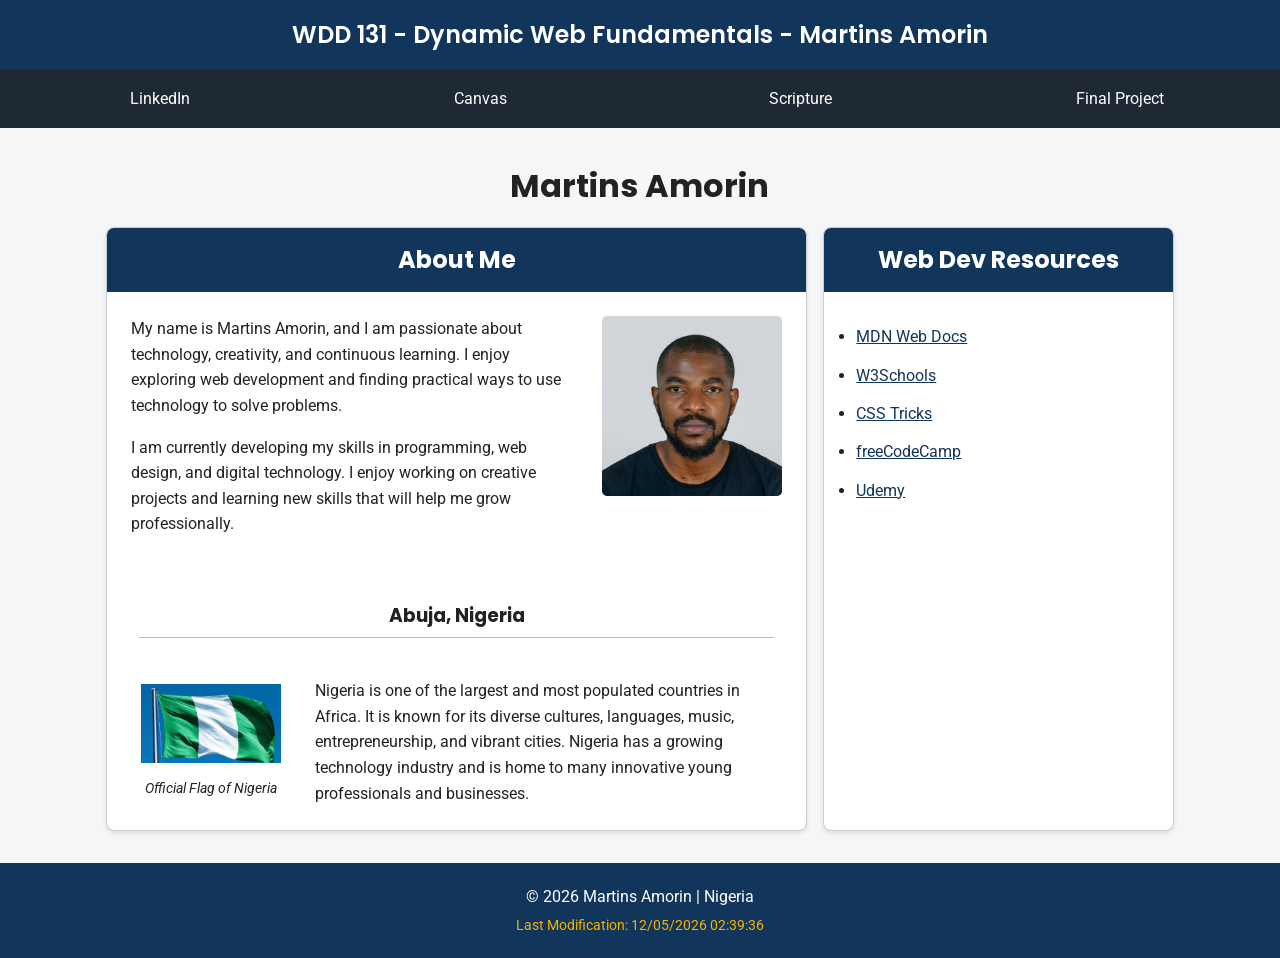
<file: index.html>
<!DOCTYPE html>
<html lang="en-US">
<head>
    <meta charset="UTF-8">
    <meta name="viewport" content="width=device-width, initial-scale=1.0">

    <meta name="description"
        content="WDD 131 - Dynamic Web Fundamentals - Martins Amorin. A personal course homepage featuring web development resources, personal information, and Nigeria.">

    <meta name="author" content="Martins Amorin">

    <title>WDD 131 - Dynamic Web Fundamentals - Martins Amorin</title>

    <link rel="preconnect" href="https://fonts.googleapis.com">
    <link rel="preconnect" href="https://fonts.gstatic.com" crossorigin>

    <link href="https://fonts.googleapis.com/css2?family=Poppins:wght@400;500;600;700&family=Roboto:wght@400;500&display=swap" rel="stylesheet">

    <link rel="stylesheet" href="styles/base.css">

    <script src="scripts/getdates.js" defer></script>
</head>

<body>

    <header>
        <span id="course-title">WDD 131 - Dynamic Web Fundamentals - Martins Amorin</span>

        <nav>
            <a href="https://www.linkedin.com/in/martins-amorin/" target="_blank">LinkedIn</a>

            <a href="https://byupw.instructure.com/" target="_blank">Canvas</a>

            <a href="https://www.churchofjesuschrist.org/study/scriptures"
                target="_blank">Scripture</a>

            <a href="#">Final Project</a>
        </nav>
    </header>


    <main>

        <h1>Martins Amorin</h1>


        <section class="card">

            <h2>About Me</h2>

            <div class="about-content">

                <div class="intro">
                    <p>
                        My name is Martins Amorin, and I am passionate about
                        technology, creativity, and continuous learning. I enjoy
                        exploring web development and finding practical ways to
                        use technology to solve problems.
                    </p>

                    <p>
                        I am currently developing my skills in programming,
                        web design, and digital technology. I enjoy working on
                        creative projects and learning new skills that will help
                        me grow professionally.
                    </p>
                </div>

                <img src="images/profile.jpg"
                    alt="Portrait of Martins Amorin"
                    class="profile-image">

            </div>


            <h3>Abuja, Nigeria</h3>


            <div class="country-content">

                <figure>
                    <img src="images/nigeria-flag.jpg"
                        alt="Official flag of Nigeria">

                    <figcaption>Official Flag of Nigeria</figcaption>
                </figure>


                <p>
                    Nigeria is one of the largest and most populated countries
                    in Africa. It is known for its diverse cultures, languages,
                    music, entrepreneurship, and vibrant cities. Nigeria has a
                    growing technology industry and is home to many innovative
                    young professionals and businesses.
                </p>

            </div>

        </section>



        <section class="card resources-card">

            <h2>Web Dev Resources</h2>

            <ul>

                <li>
                    <a href="https://developer.mozilla.org/"
                        target="_blank">
                        MDN Web Docs
                    </a>
                </li>

                <li>
                    <a href="https://www.w3schools.com/"
                        target="_blank">
                        W3Schools
                    </a>
                </li>

                <li>
                    <a href="https://css-tricks.com/"
                        target="_blank">
                        CSS Tricks
                    </a>
                </li>

                <li>
                    <a href="https://www.freecodecamp.org/"
                        target="_blank">
                        freeCodeCamp
                    </a>
                </li>

                <li>
                    <a href="https://www.udemy.com/"
                        target="_blank">
                        Udemy
                    </a>
                </li>

            </ul>

        </section>

    </main>



    <footer>

        <p>
            © <span id="currentyear"></span>
            Martins Amorin | Nigeria
        </p>

        <p id="lastModified"></p>

    </footer>


</body>
</html>
</file>
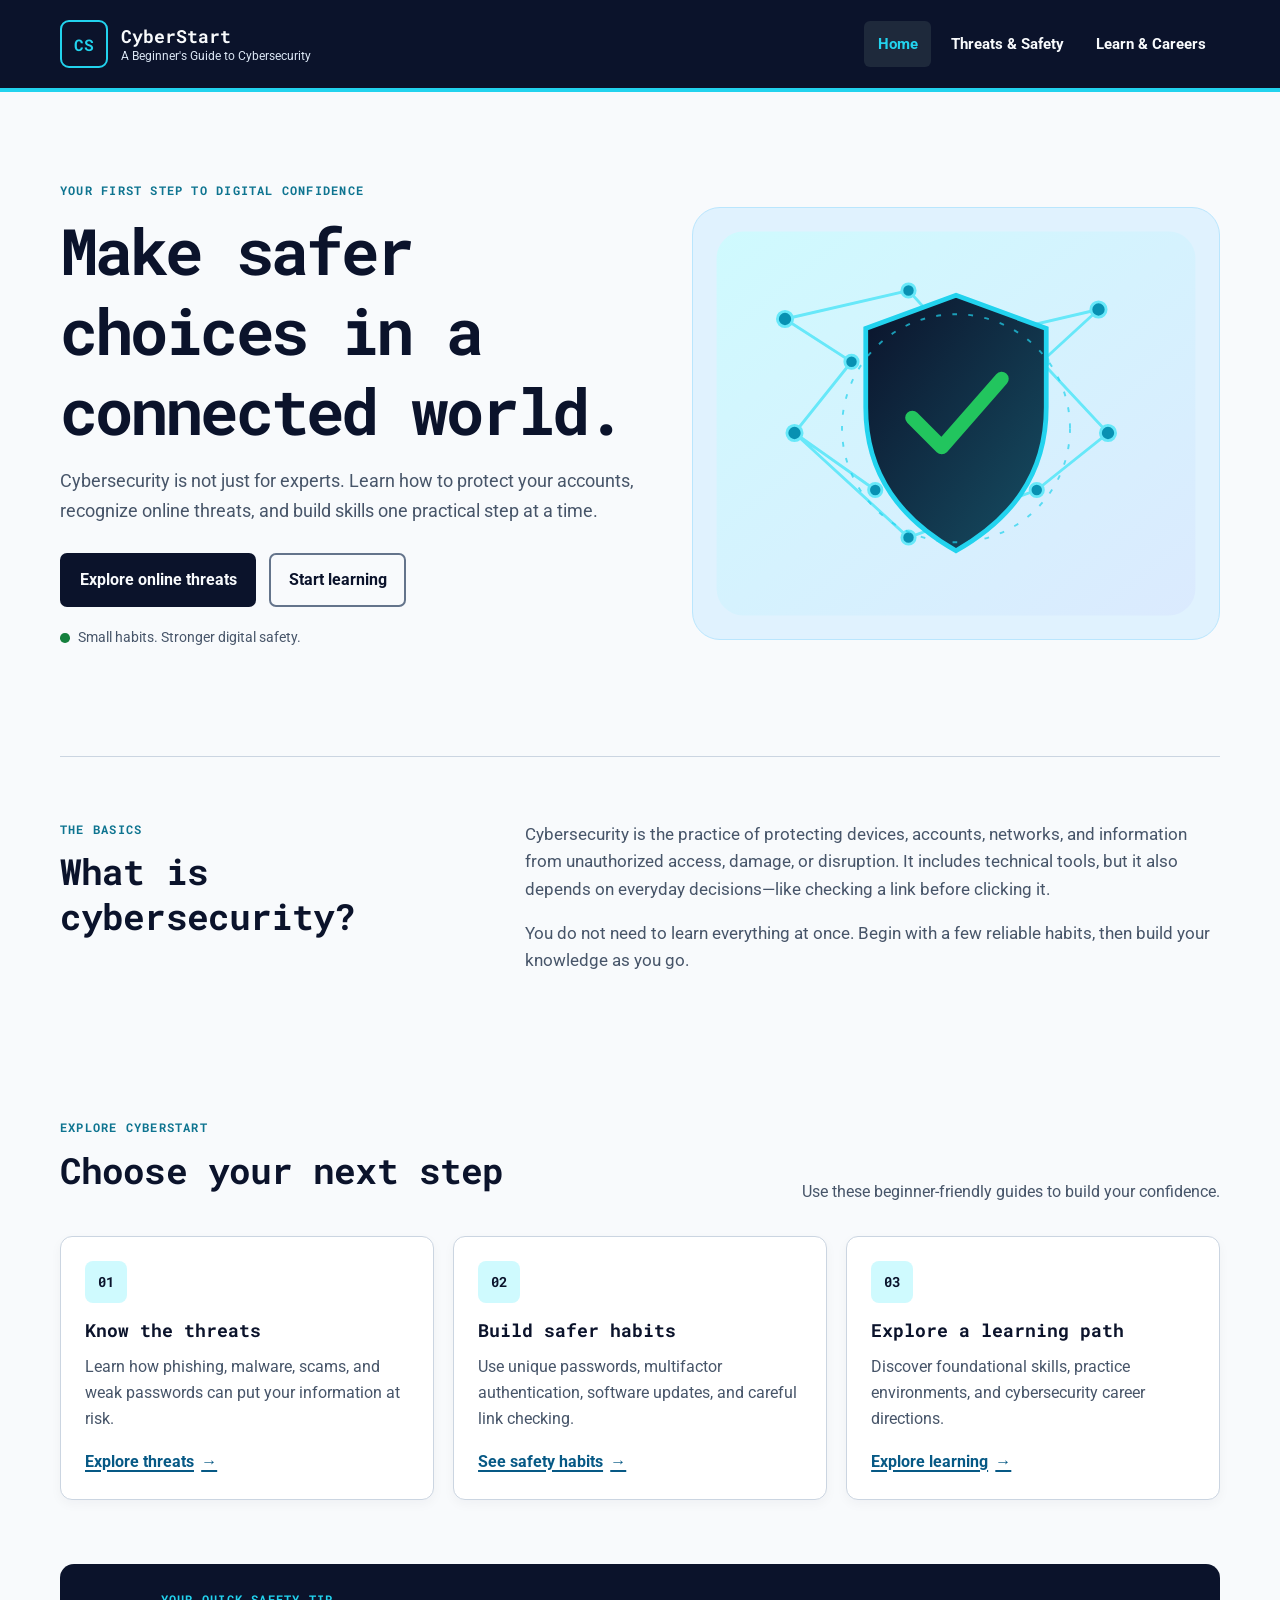
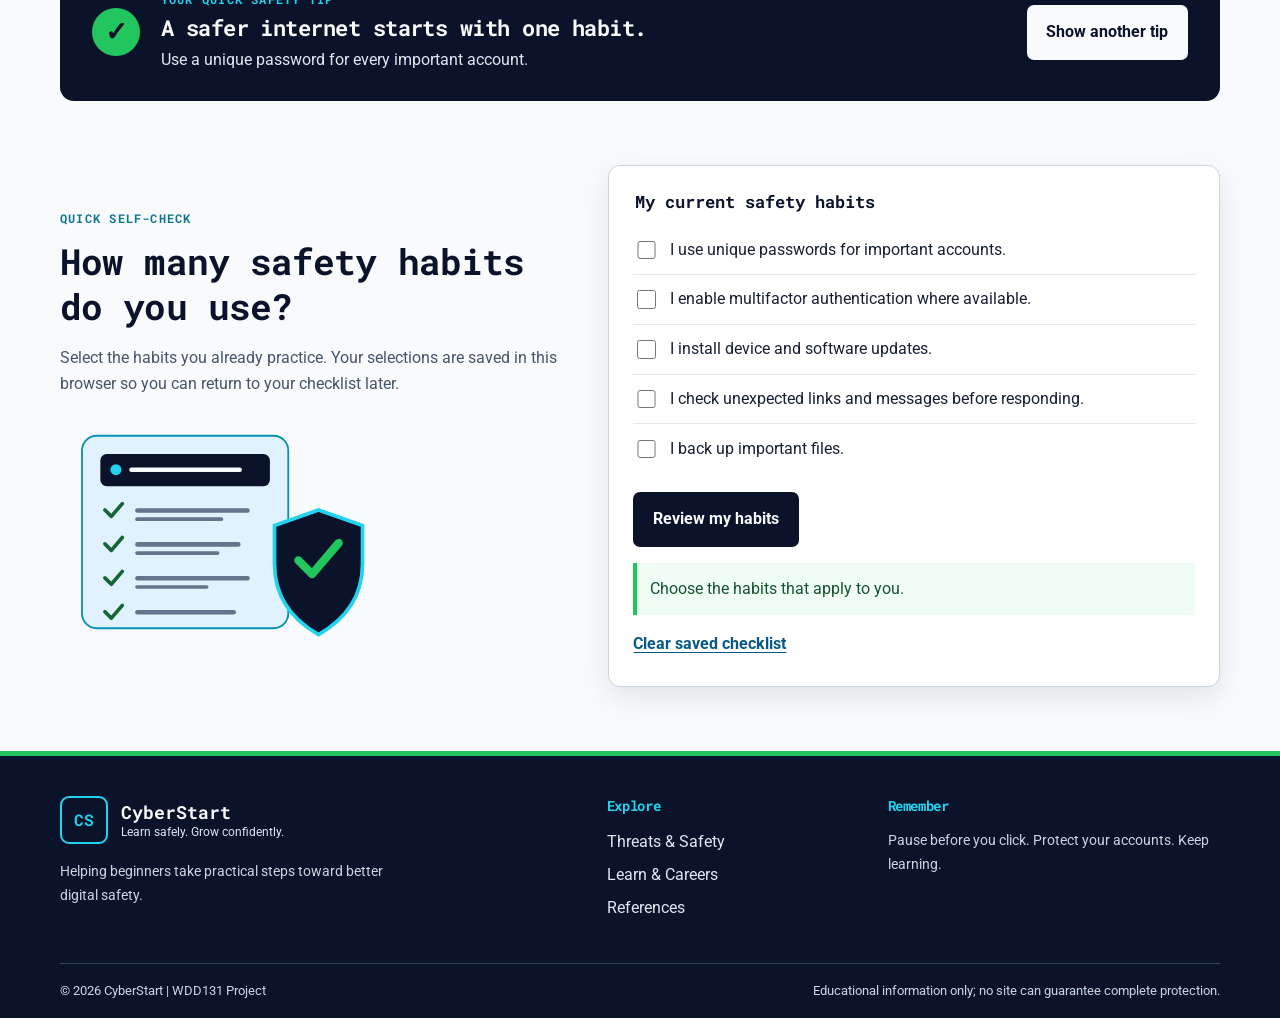
<file: project/index.html>
<!DOCTYPE html>
<html lang="en">
<head>
  <meta charset="UTF-8">
  <meta name="viewport" content="width=device-width, initial-scale=1.0">
  <meta name="description" content="Start learning cybersecurity with clear beginner guides, practical online safety habits, and learning resources from CyberStart.">
  <meta name="author" content="Martins Chinedu Amorin">
  <meta name="theme-color" content="#0B132B">
  <title>CyberStart | A Beginner's Guide to Cybersecurity</title>
  <link rel="preconnect" href="https://fonts.googleapis.com">
  <link rel="preconnect" href="https://fonts.gstatic.com" crossorigin>
  <link href="https://fonts.googleapis.com/css2?family=Roboto:wght@400;500;700&family=Roboto+Mono:wght@500;700&display=swap" rel="stylesheet">
  <link rel="stylesheet" href="styles/style.css">
  <script src="scripts/main.js" defer></script>
</head>
<body>
  <a class="skip-link" href="#main-content">Skip to main content</a>
  <header class="site-header">
    <div class="header-inner">
      <a class="brand" href="index.html" aria-label="CyberStart home"><span class="brand-mark" aria-hidden="true">CS</span><span><strong>CyberStart</strong><small>A Beginner's Guide to Cybersecurity</small></span></a>
      <button class="menu-toggle" type="button" aria-expanded="false" aria-controls="primary-nav">Menu <span aria-hidden="true">☰</span></button>
      <nav class="primary-nav" id="primary-nav" aria-label="Main navigation">
        <a class="active" aria-current="page" href="index.html">Home</a>
        <a href="threats.html">Threats &amp; Safety</a>
        <a href="learn.html">Learn &amp; Careers</a>
      </nav>
    </div>
  </header>

  <main id="main-content">
    <section class="hero">
      <div class="hero-copy">
        <p class="eyebrow">YOUR FIRST STEP TO DIGITAL CONFIDENCE</p>
        <h1>Make safer choices in a connected world.</h1>
        <p>Cybersecurity is not just for experts. Learn how to protect your accounts, recognize online threats, and build skills one practical step at a time.</p>
        <div class="hero-actions"><a class="button button-primary" href="threats.html">Explore online threats</a><a class="button button-secondary" href="learn.html">Start learning</a></div>
        <p class="hero-note"><span class="status-dot" aria-hidden="true"></span> Small habits. Stronger digital safety.</p>
      </div>
      <div class="hero-art"><img src="images/cyber-shield.svg" alt="Illustration of a shield protecting a connected digital network" width="520" height="420" fetchpriority="high"></div>
    </section>

    <section class="section intro-grid" aria-labelledby="basics-heading">
      <div><p class="eyebrow">THE BASICS</p><h2 id="basics-heading">What is cybersecurity?</h2></div>
      <div><p>Cybersecurity is the practice of protecting devices, accounts, networks, and information from unauthorized access, damage, or disruption. It includes technical tools, but it also depends on everyday decisions—like checking a link before clicking it.</p><p>You do not need to learn everything at once. Begin with a few reliable habits, then build your knowledge as you go.</p></div>
    </section>

    <section class="section" aria-labelledby="start-heading">
      <div class="section-heading"><div><p class="eyebrow">EXPLORE CYBERSTART</p><h2 id="start-heading">Choose your next step</h2></div><p>Use these beginner-friendly guides to build your confidence.</p></div>
      <div class="card-grid three-col">
        <article class="topic-card"><span class="card-icon" aria-hidden="true">01</span><h3>Know the threats</h3><p>Learn how phishing, malware, scams, and weak passwords can put your information at risk.</p><a class="text-link" href="threats.html">Explore threats <span aria-hidden="true">→</span></a></article>
        <article class="topic-card"><span class="card-icon" aria-hidden="true">02</span><h3>Build safer habits</h3><p>Use unique passwords, multifactor authentication, software updates, and careful link checking.</p><a class="text-link" href="threats.html#safety-habits">See safety habits <span aria-hidden="true">→</span></a></article>
        <article class="topic-card"><span class="card-icon" aria-hidden="true">03</span><h3>Explore a learning path</h3><p>Discover foundational skills, practice environments, and cybersecurity career directions.</p><a class="text-link" href="learn.html">Explore learning <span aria-hidden="true">→</span></a></article>
      </div>
    </section>

    <section class="tip-banner" aria-labelledby="tip-heading">
      <div class="tip-symbol" aria-hidden="true">✓</div><div class="tip-content"><p class="eyebrow">YOUR QUICK SAFETY TIP</p><h2 id="tip-heading">A safer internet starts with one habit.</h2><p id="daily-tip" aria-live="polite">Use a unique password for every important account.</p></div><button class="button button-light" id="new-tip" type="button">Show another tip</button>
    </section>

    <section class="section check-section" aria-labelledby="check-heading">
      <div class="check-copy"><p class="eyebrow">QUICK SELF-CHECK</p><h2 id="check-heading">How many safety habits do you use?</h2><p>Select the habits you already practice. Your selections are saved in this browser so you can return to your checklist later.</p><img class="check-illustration" src="images/safe-habits.svg" alt="Illustration of a checklist with security check marks" width="360" height="240" loading="lazy"></div>
      <form id="safety-check" class="safety-form">
        <fieldset><legend>My current safety habits</legend>
          <label class="check-option"><input type="checkbox" name="habit" value="passwords"> I use unique passwords for important accounts.</label>
          <label class="check-option"><input type="checkbox" name="habit" value="mfa"> I enable multifactor authentication where available.</label>
          <label class="check-option"><input type="checkbox" name="habit" value="updates"> I install device and software updates.</label>
          <label class="check-option"><input type="checkbox" name="habit" value="links"> I check unexpected links and messages before responding.</label>
          <label class="check-option"><input type="checkbox" name="habit" value="backup"> I back up important files.</label>
        </fieldset>
        <button class="button button-primary" type="submit">Review my habits</button>
        <p id="check-feedback" class="form-feedback" aria-live="polite">Choose the habits that apply to you.</p>
        <button class="text-button" id="reset-check" type="button">Clear saved checklist</button>
      </form>
    </section>
  </main>

  <footer class="site-footer"><div class="footer-inner"><div><a class="brand footer-brand" href="index.html"><span class="brand-mark" aria-hidden="true">CS</span><span><strong>CyberStart</strong><small>Learn safely. Grow confidently.</small></span></a><p class="footer-tagline">Helping beginners take practical steps toward better digital safety.</p></div><div class="footer-links"><h2>Explore</h2><a href="threats.html">Threats &amp; Safety</a><a href="learn.html">Learn &amp; Careers</a><a href="references.html">References</a></div><div class="footer-links"><h2>Remember</h2><p>Pause before you click. Protect your accounts. Keep learning.</p></div></div><div class="footer-bottom"><p>&copy; <span class="current-year"></span> CyberStart | WDD131 Project</p><p>Educational information only; no site can guarantee complete protection.</p></div></footer>
</body>
</html>
</file>
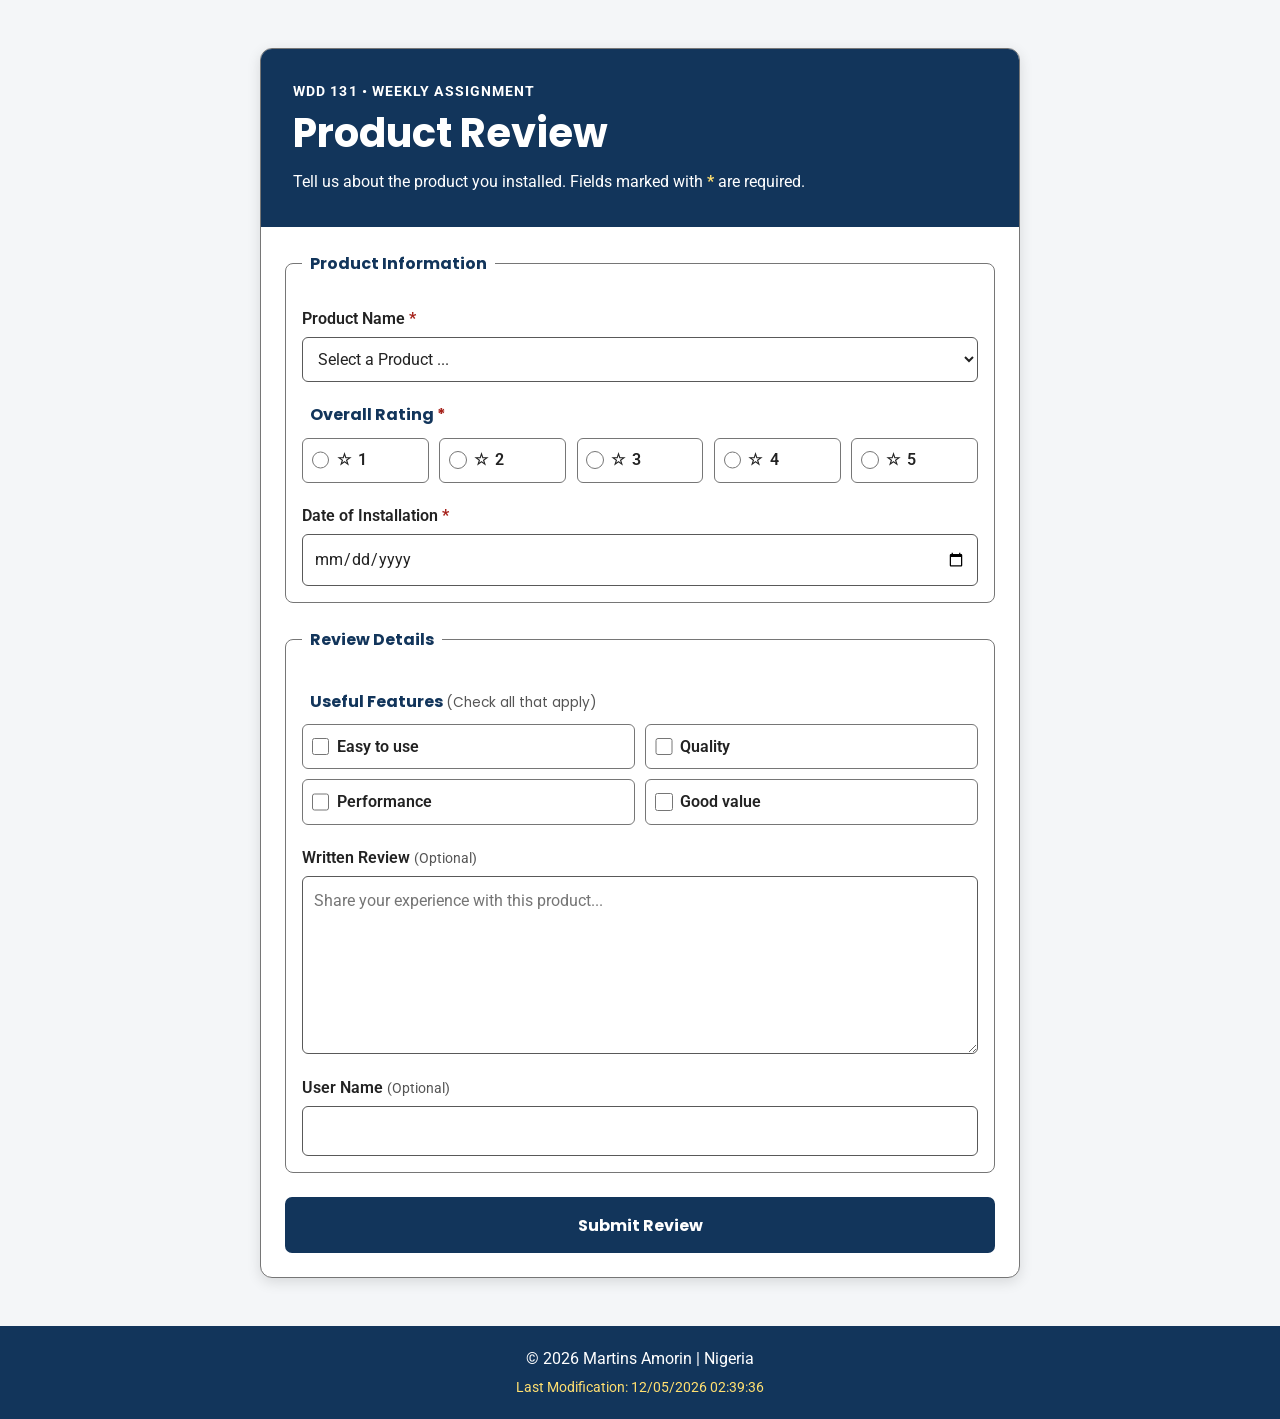
<file: form.html>
<!DOCTYPE html>
<html lang="en-US">
<head>
    <meta charset="UTF-8">
    <meta name="viewport" content="width=device-width, initial-scale=1.0">
    <meta name="description" content="Submit a product review by selecting a product, rating it, and sharing your experience.">
    <meta name="author" content="Martins Amorin">
    <title>Product Review Form | WDD 131</title>

    <link rel="preconnect" href="https://fonts.googleapis.com">
    <link rel="preconnect" href="https://fonts.gstatic.com" crossorigin>
    <link href="https://fonts.googleapis.com/css2?family=Poppins:wght@400;500;600;700&family=Roboto:wght@400;500&display=swap" rel="stylesheet">
    <link rel="stylesheet" href="styles/form.css">
    <script src="scripts/form.js" defer></script>
</head>

<body>
    <main class="page-wrapper">
        <section class="form-card" aria-labelledby="page-title">
            <header class="form-header">
                <p class="eyebrow">WDD 131 • Weekly Assignment</p>
                <h1 id="page-title">Product Review</h1>
                <p class="intro">Tell us about the product you installed. Fields marked with <span class="required-mark" aria-hidden="true">*</span> are required.</p>
            </header>

            <form method="get" action="review.html">
                <fieldset>
                    <legend>Product Information</legend>

                    <label for="productName">Product Name <span class="required-mark" aria-hidden="true">*</span></label>
                    <select id="productName" name="productName" required>
                        <option value="" disabled selected>Select a Product ...</option>
                    </select>

                    <fieldset class="rating-group">
                        <legend>Overall Rating <span class="required-mark" aria-hidden="true">*</span></legend>

                        <div class="rating-options">
                            <label for="rating1">
                                <input type="radio" id="rating1" name="rating" value="1" required>
                                <span aria-hidden="true">☆</span> 1
                            </label>

                            <label for="rating2">
                                <input type="radio" id="rating2" name="rating" value="2" required>
                                <span aria-hidden="true">☆</span> 2
                            </label>

                            <label for="rating3">
                                <input type="radio" id="rating3" name="rating" value="3" required>
                                <span aria-hidden="true">☆</span> 3
                            </label>

                            <label for="rating4">
                                <input type="radio" id="rating4" name="rating" value="4" required>
                                <span aria-hidden="true">☆</span> 4
                            </label>

                            <label for="rating5">
                                <input type="radio" id="rating5" name="rating" value="5" required>
                                <span aria-hidden="true">☆</span> 5
                            </label>
                        </div>
                    </fieldset>
    
                    <label for="installDate">Date of Installation <span class="required-mark" aria-hidden="true">*</span></label>
                    <input type="date" id="installDate" name="installDate" required>
                </fieldset>

                <fieldset>
                    <legend>Review Details</legend>

                    <fieldset class="features-group">
                        <legend>Useful Features <span class="optional-text">(Check all that apply)</span></legend>
                        <div class="checkbox-options">
                            <label for="featureEasy"><input type="checkbox" id="featureEasy" name="features" value="easy-to-use"> Easy to use</label>
                            <label for="featureQuality"><input type="checkbox" id="featureQuality" name="features" value="quality"> Quality</label>
                            <label for="featurePerformance"><input type="checkbox" id="featurePerformance" name="features" value="performance"> Performance</label>
                            <label for="featureValue"><input type="checkbox" id="featureValue" name="features" value="value"> Good value</label>
                        </div>
                    </fieldset>

                    <label for="writtenReview">Written Review <span class="optional-text">(Optional)</span></label>
                    <textarea id="writtenReview" name="writtenReview" rows="6" placeholder="Share your experience with this product..."></textarea>

                    <label for="userName">User Name <span class="optional-text">(Optional)</span></label>
                    <input type="text" id="userName" name="userName" autocomplete="name">
                </fieldset>

                <input class="submit-button" type="submit" value="Submit Review">
            </form>
        </section>
    </main>

    <footer>
        <p>© <span id="currentyear"></span> Martins Amorin | Nigeria</p>
        <p id="lastModified"></p>
    </footer>
</body>
</html>
</file>
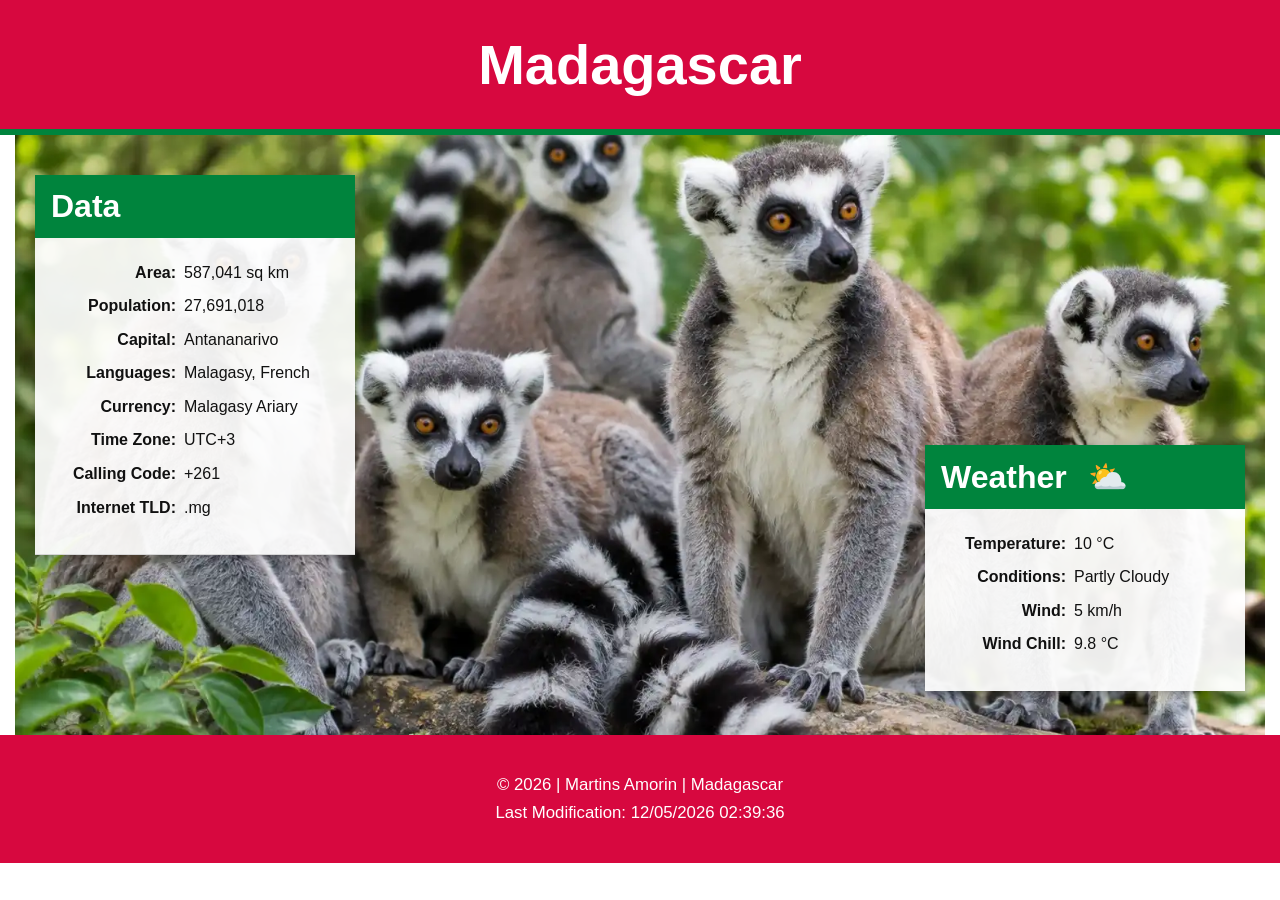
<file: place.html>
<!DOCTYPE html>
<html lang="en">
<head>
    <meta charset="UTF-8">
    <meta name="viewport" content="width=device-width, initial-scale=1.0">

    <meta
        name="description"
        content="Explore Madagascar through information about its geography, population, capital, languages, currency, time zone, and weather."
    >

    <meta name="author" content="Martins Amorin">

    <title>Madagascar | Country Page</title>

    <link rel="stylesheet" href="styles/place.css">
    <script src="scripts/place.js" defer></script>
</head>

<body>

    <header>
        <h1>Madagascar</h1>
    </header>

    <main>

        
        <picture class="hero">
            <source
                media="(max-width: 699px)"
                srcset="images/madagascar-small.webp"
            >

            <source
                media="(min-width: 700px)"
                srcset="images/madagascar-large.webp"
            >

            <img
                src="images/madagascar-large.webp"
                alt="Lemurs in Madagascar"
            >
        </picture>

       
        <section class="data" aria-labelledby="data-heading">
            <h2 id="data-heading">Data</h2>

            <div class="data-content">

                <p>
                    <strong>Area:</strong>
                    <span>587,041 sq km</span>
                </p>

                <p>
                    <strong>Population:</strong>
                    <span>27,691,018</span>
                </p>

                <p>
                    <strong>Capital:</strong>
                    <span>Antananarivo</span>
                </p>

                <p>
                    <strong>Languages:</strong>
                    <span>Malagasy, French</span>
                </p>

                <p>
                    <strong>Currency:</strong>
                    <span>Malagasy Ariary</span>
                </p>

                <p>
                    <strong>Time Zone:</strong>
                    <span>UTC+3</span>
                </p>

                <p>
                    <strong>Calling Code:</strong>
                    <span>+261</span>
                </p>

                <p>
                    <strong>Internet TLD:</strong>
                    <span>.mg</span>
                </p>

            </div>
        </section>

        <!-- Weather Section -->
        <section class="weather" aria-labelledby="weather-heading">

            <h2 id="weather-heading">Weather</h2>

            <!-- SVG is displayed only in the mobile view -->
            <div class="weather-icon">
                <img
                    src="images/weather.svg"
                    alt=""
                    aria-hidden="true"
                >
            </div>

            <div class="weather-content">

                <p>
                    <strong>Temperature:</strong>
                    <span id="temperature">10 °C</span>
                </p>

                <p>
                    <strong>Conditions:</strong>
                    <span>Partly Cloudy</span>
                </p>

                <p>
                    <strong>Wind:</strong>
                    <span id="wind-speed">5 km/h</span>
                </p>

                <p>
                    <strong>Wind Chill:</strong>
                    <span id="wind-chill">N/A</span>
                </p>

            </div>

        </section>

    </main>

    <footer>

        <p>
            © <span id="current-year"></span>
            | Martins Amorin | Madagascar
        </p>

        <p>
            Last Modification:
            <span id="last-modified"></span>
        </p>

    </footer>

</body>
</html>
</file>
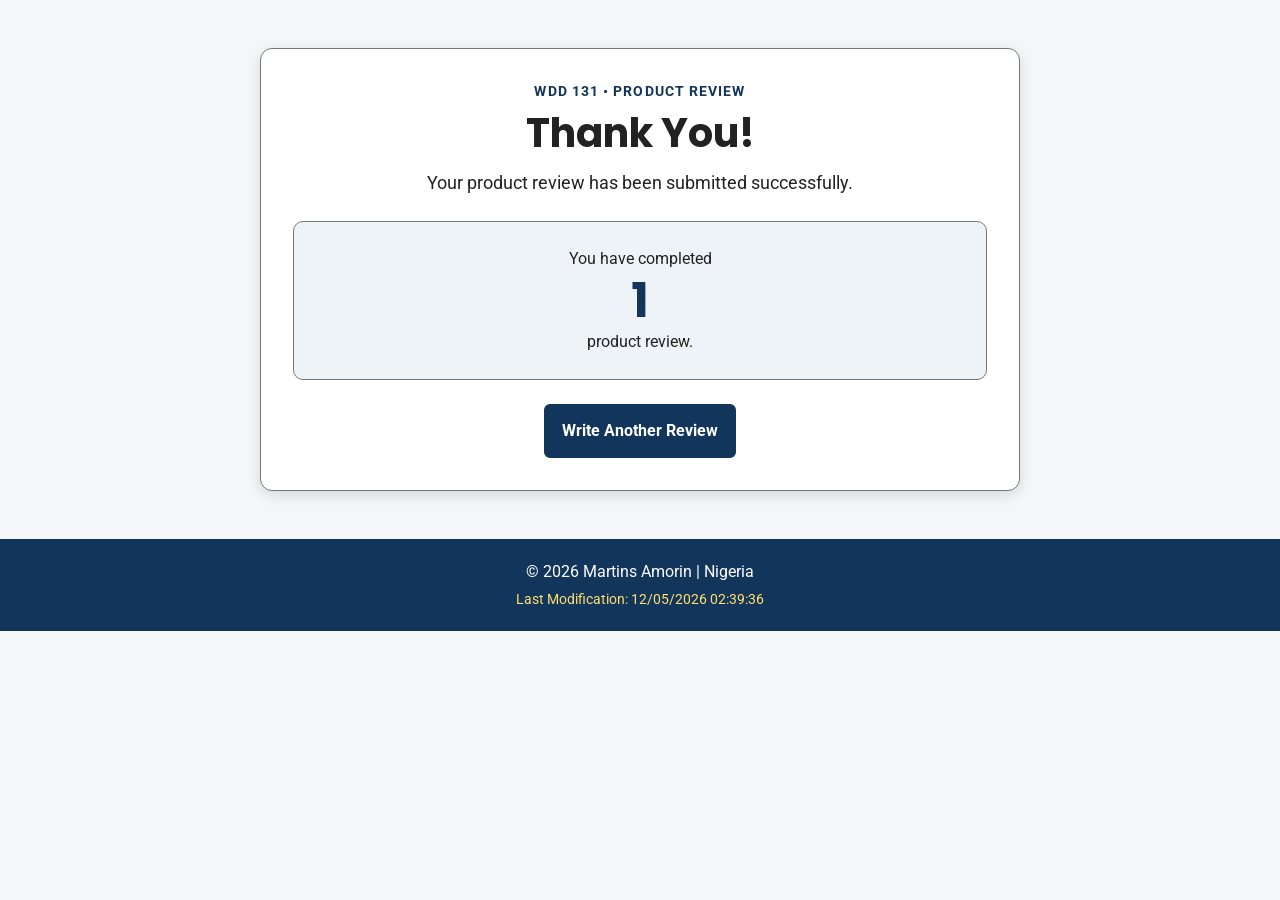
<file: review.html>
<!DOCTYPE html>
<html lang="en-US">
<head>
    <meta charset="UTF-8">
    <meta name="viewport" content="width=device-width, initial-scale=1.0">
    <meta name="description" content="Product review submission confirmation and review counter for WDD 131.">
    <meta name="author" content="Martins Amorin">
    <title>Review Submitted | WDD 131</title>

    <link rel="preconnect" href="https://fonts.googleapis.com">
    <link rel="preconnect" href="https://fonts.gstatic.com" crossorigin>
    <link href="https://fonts.googleapis.com/css2?family=Poppins:wght@400;500;600;700&family=Roboto:wght@400;500&display=swap" rel="stylesheet">
    <link rel="stylesheet" href="styles/form.css">
    <script src="scripts/review.js" defer></script>
</head>

<body>
    <main class="page-wrapper">
        <section class="confirmation-card" aria-labelledby="confirmation-title">
            <p class="eyebrow">WDD 131 • Product Review</p>
            <h1 id="confirmation-title">Thank You!</h1>
            <p class="confirmation-message">Your product review has been submitted successfully.</p>

            <div class="counter-box">
                <p>You have completed</p>
                <p class="review-count" id="reviewCount" aria-live="polite">0</p>
                <p>product review<span id="reviewPlural">s</span>.</p>
            </div>

            <a class="back-link" href="form.html">Write Another Review</a>
        </section>
    </main>

    <footer>
        <p>© <span id="currentyear"></span> Martins Amorin | Nigeria</p>
        <p id="lastModified"></p>
    </footer>
</body>
</html>
</file>
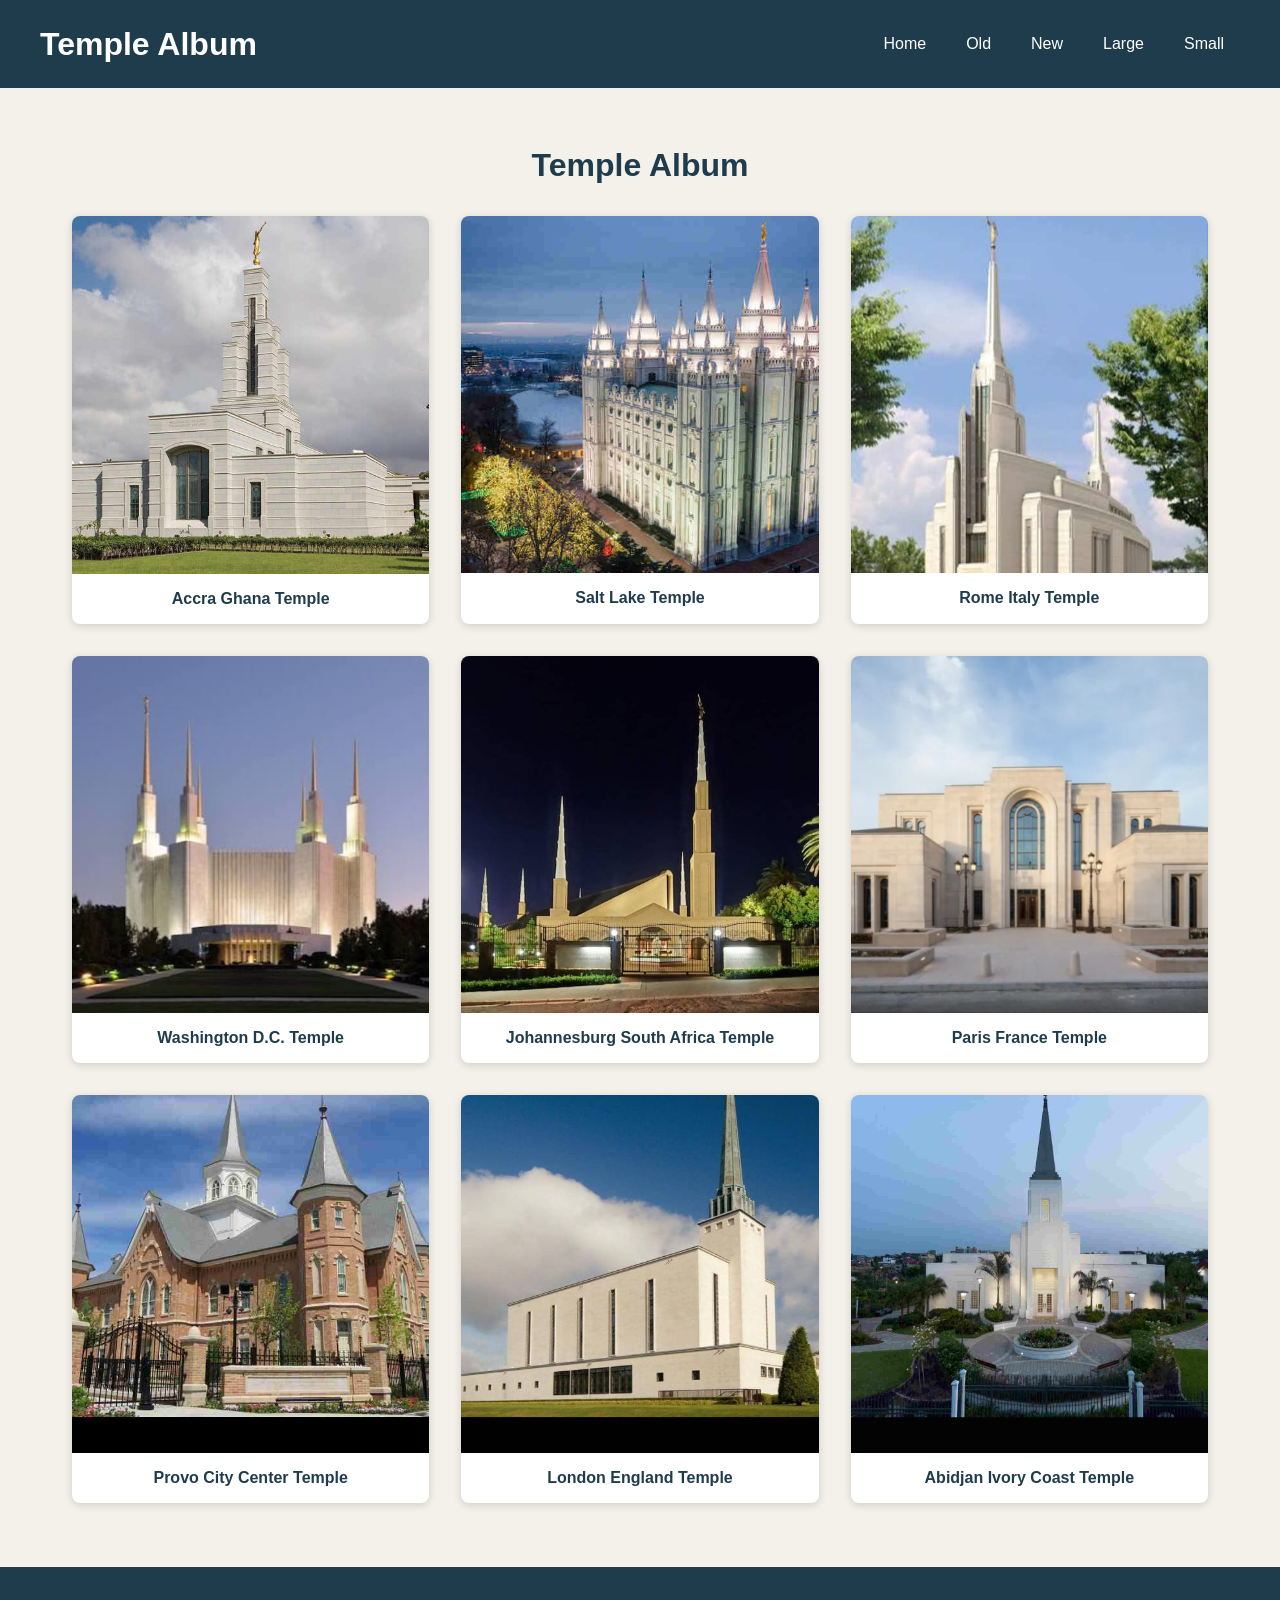
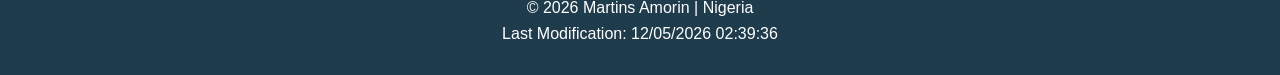
<file: temples.html>
<!DOCTYPE html>
<html lang="en-US">
<head>
    <meta charset="UTF-8">
    <meta name="viewport" content="width=device-width, initial-scale=1.0">

    <title>Temple Album | WDD131</title>

    <meta name="description" content="Explore a beautiful collection of temples from around the world in this responsive temple album.">
    <meta name="author" content="Martins Amorin">

    <!-- Google Fonts -->
    <link rel="preconnect" href="https://fonts.googleapis.com">
    <link rel="preconnect" href="https://fonts.gstatic.com" crossorigin>
    <link href="https://fonts.googleapis.com/css2?family=Roboto:wght@400;500;700&family=Playfair+Display:wght@600;700&display=swap" rel="stylesheet">

    <!-- my CSS files -->
    <link rel="stylesheet" href="styles/temples.css">
    <link rel="stylesheet" href="styles/temples-large.css">

    <script src="scripts/temples.js" defer></script>
</head>

<body>

    <header>
        <div class="header-container">

            <h1>Temple Album</h1>

            <button id="menu-button" aria-label="Open navigation menu">
                ☰
            </button>

            <nav id="navigation">
                <a href="#" class="active">Home</a>
                <a href="#old">Old</a>
                <a href="#new">New</a>
                <a href="#large">Large</a>
                <a href="#small">Small</a>
            </nav>

        </div>
    </header>


    <main>

        <h2>Temple Album</h2>

        <div class="temple-grid">

            <figure>
                <img src="images/temple1.jpg" alt="Beautiful temple building">
                <figcaption>Accra Ghana Temple</figcaption>
            </figure>

            <figure>
                <img src="images/temple2.jpg" alt="Temple surrounded by beautiful landscape">
                <figcaption>Salt Lake Temple</figcaption>
            </figure>

            <figure>
                <img src="images/temple3.jpg" alt="Large white temple building">
                <figcaption>Rome Italy Temple</figcaption>
            </figure>

            <figure>
                <img src="images/temple4.jpg" alt="Historic temple architecture">
                <figcaption>Washington D.C. Temple</figcaption>
            </figure>

            <figure>
                <img src="images/temple5.jpg" alt="Temple surrounded by trees">
                <figcaption>Johannesburg South Africa Temple</figcaption>
            </figure>

            <figure>
                <img src="images/temple6.jpg" alt="Beautiful temple at sunset">
                <figcaption>Paris France Temple</figcaption>
            </figure>

            <figure>
                <img src="images/temple7.jpg" alt="Temple with mountains in the background">
                <figcaption>Provo City Center Temple</figcaption>
            </figure>

            <figure>
                <img src="images/temple8.jpg" alt="Elegant temple building">
                <figcaption>London England Temple</figcaption>
            </figure>

            <figure>
                <img src="images/temple9.jpg" alt="Temple illuminated at night">
                <figcaption>Abidjan Ivory Coast Temple</figcaption>
            </figure>

        </div>

    </main>


    <footer>

        <p>&copy; <span id="currentyear"></span> Martins Amorin | Nigeria</p>

        <p id="lastModified"></p>

    </footer>

</body>
</html>
</file>
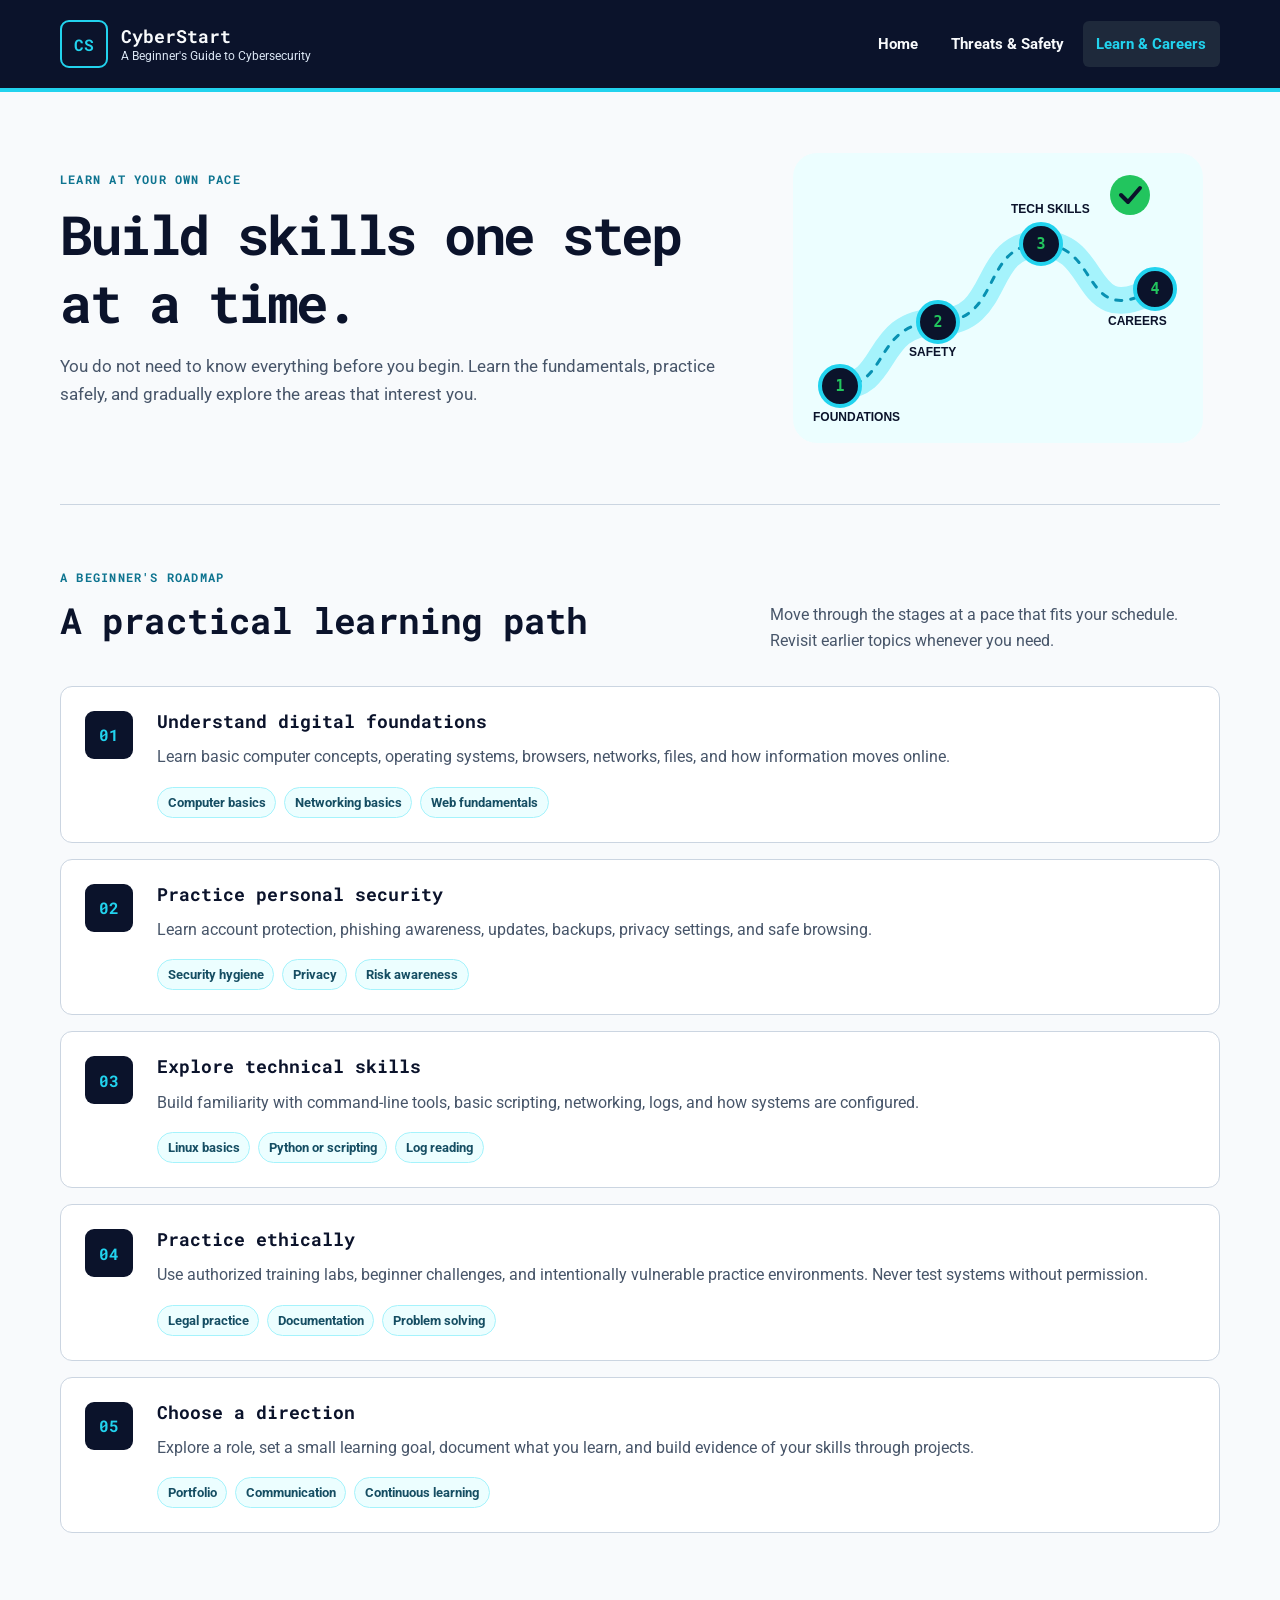
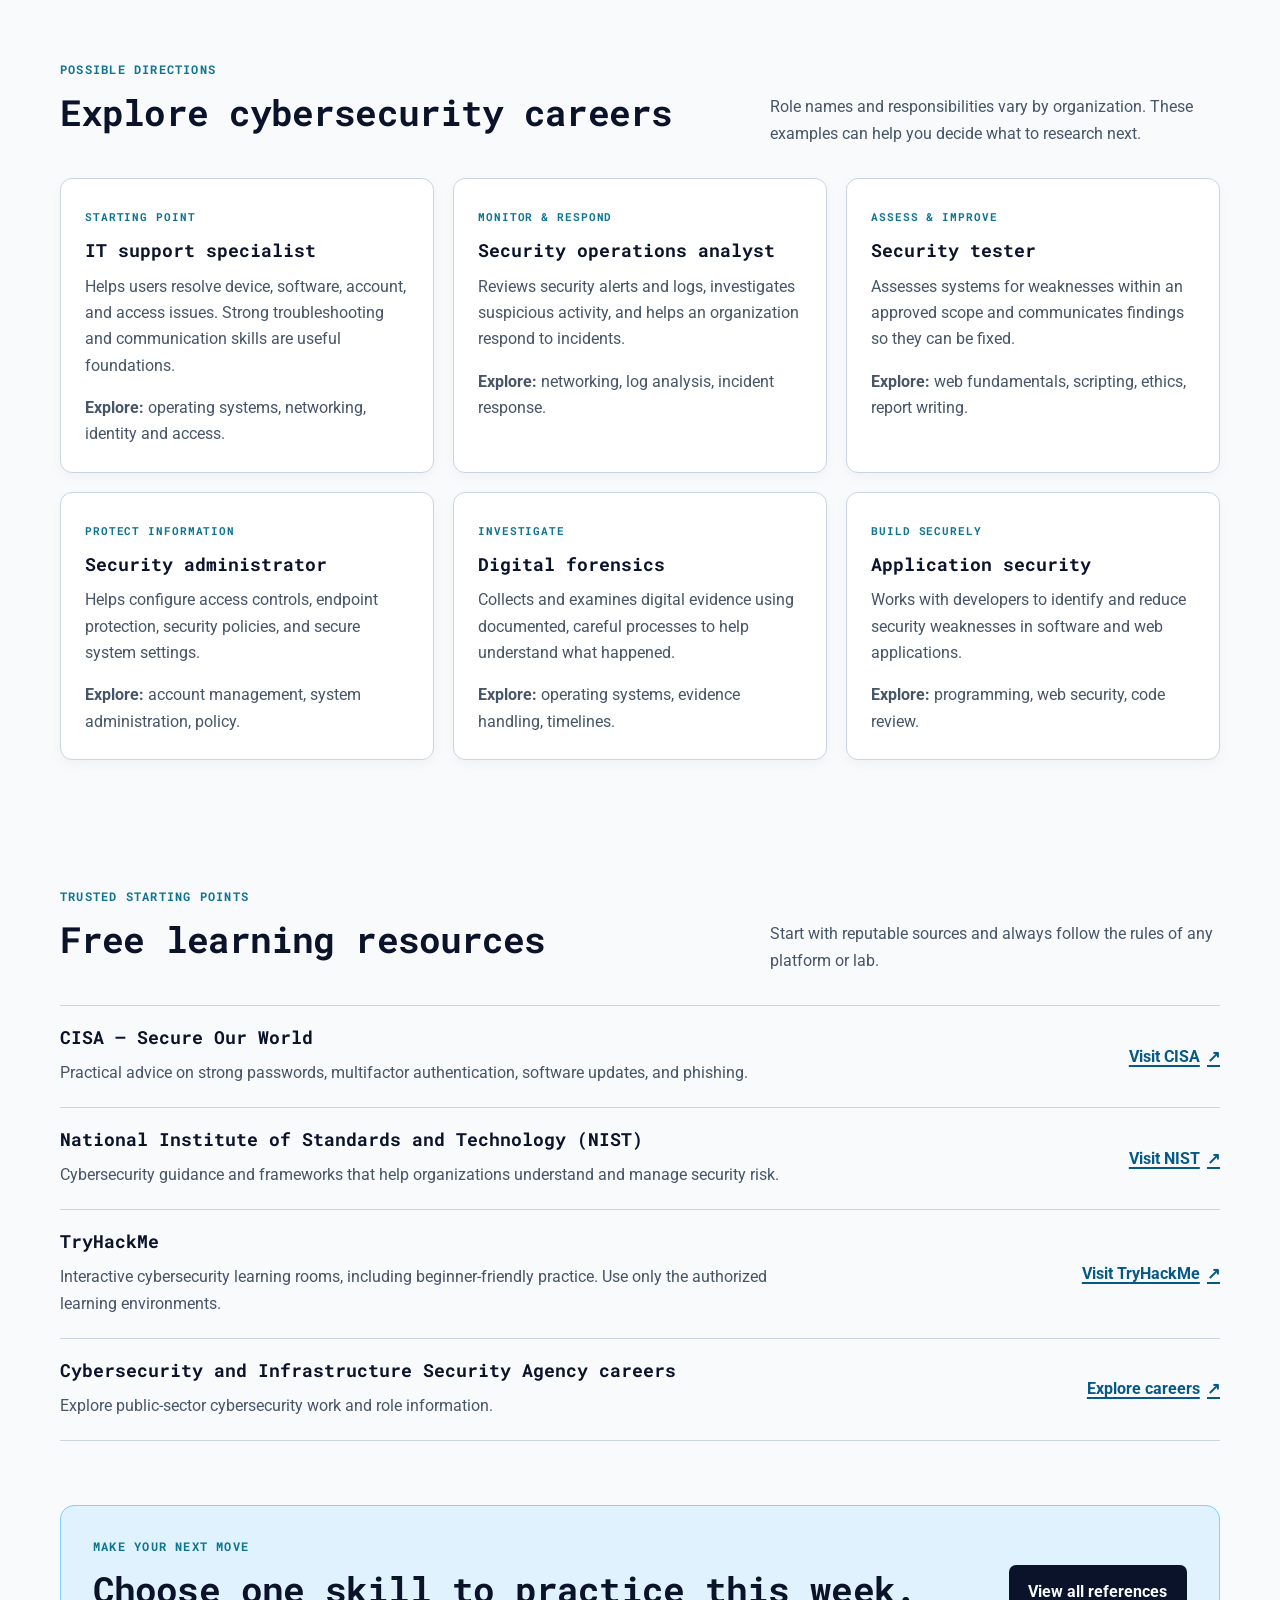
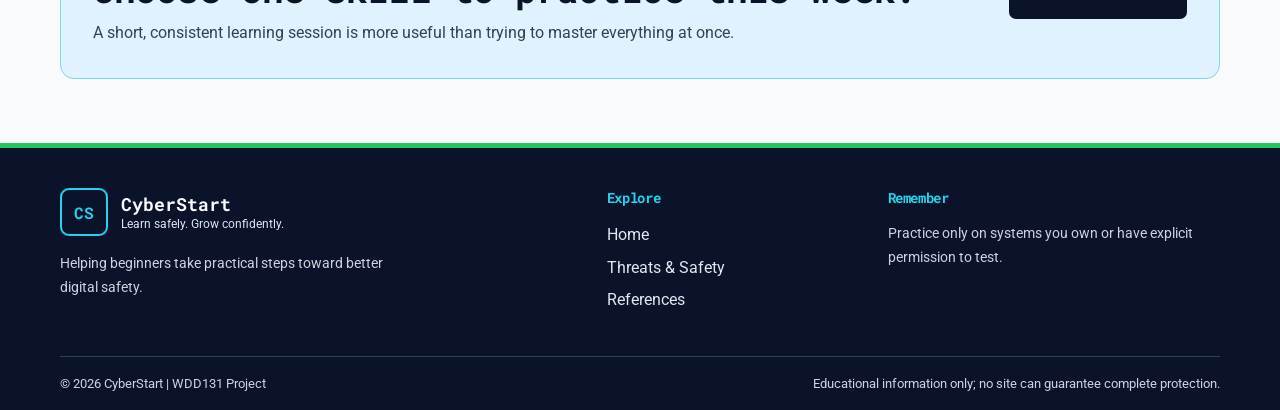
<file: project/learn.html>
<!DOCTYPE html>
<html lang="en">
<head>
  <meta charset="UTF-8"><meta name="viewport" content="width=device-width, initial-scale=1.0">
  <meta name="description" content="Explore a beginner cybersecurity learning path, foundational skills, safe practice resources, and common career directions.">
  <meta name="author" content="Martins Chinedu Amorin"><meta name="theme-color" content="#0B132B">
  <title>Learn &amp; Careers | CyberStart</title>
  <link rel="preconnect" href="https://fonts.googleapis.com"><link rel="preconnect" href="https://fonts.gstatic.com" crossorigin>
  <link href="https://fonts.googleapis.com/css2?family=Roboto:wght@400;500;700&family=Roboto+Mono:wght@500;700&display=swap" rel="stylesheet">
  <link rel="stylesheet" href="styles/style.css"><script src="scripts/main.js" defer></script>
</head>
<body><a class="skip-link" href="#main-content">Skip to main content</a>
<header class="site-header"><div class="header-inner"><a class="brand" href="index.html" aria-label="CyberStart home"><span class="brand-mark" aria-hidden="true">CS</span><span><strong>CyberStart</strong><small>A Beginner's Guide to Cybersecurity</small></span></a><button class="menu-toggle" type="button" aria-expanded="false" aria-controls="primary-nav">Menu <span aria-hidden="true">☰</span></button><nav class="primary-nav" id="primary-nav" aria-label="Main navigation"><a href="index.html">Home</a><a href="threats.html">Threats &amp; Safety</a><a class="active" aria-current="page" href="learn.html">Learn &amp; Careers</a></nav></div></header>
<main id="main-content">
  <section class="page-hero"><div><p class="eyebrow">LEARN AT YOUR OWN PACE</p><h1>Build skills one step at a time.</h1><p>You do not need to know everything before you begin. Learn the fundamentals, practice safely, and gradually explore the areas that interest you.</p></div><img src="images/learning-path.svg" alt="Illustration of a path leading through connected learning milestones" width="420" height="300" fetchpriority="high"></section>
  <section class="section" aria-labelledby="path-heading"><div class="section-heading"><div><p class="eyebrow">A BEGINNER'S ROADMAP</p><h2 id="path-heading">A practical learning path</h2></div><p>Move through the stages at a pace that fits your schedule. Revisit earlier topics whenever you need.</p></div>
    <ol class="learning-path"><li><span class="step-number">01</span><div><h3>Understand digital foundations</h3><p>Learn basic computer concepts, operating systems, browsers, networks, files, and how information moves online.</p><p class="skill-tags"><span>Computer basics</span><span>Networking basics</span><span>Web fundamentals</span></p></div></li><li><span class="step-number">02</span><div><h3>Practice personal security</h3><p>Learn account protection, phishing awareness, updates, backups, privacy settings, and safe browsing.</p><p class="skill-tags"><span>Security hygiene</span><span>Privacy</span><span>Risk awareness</span></p></div></li><li><span class="step-number">03</span><div><h3>Explore technical skills</h3><p>Build familiarity with command-line tools, basic scripting, networking, logs, and how systems are configured.</p><p class="skill-tags"><span>Linux basics</span><span>Python or scripting</span><span>Log reading</span></p></div></li><li><span class="step-number">04</span><div><h3>Practice ethically</h3><p>Use authorized training labs, beginner challenges, and intentionally vulnerable practice environments. Never test systems without permission.</p><p class="skill-tags"><span>Legal practice</span><span>Documentation</span><span>Problem solving</span></p></div></li><li><span class="step-number">05</span><div><h3>Choose a direction</h3><p>Explore a role, set a small learning goal, document what you learn, and build evidence of your skills through projects.</p><p class="skill-tags"><span>Portfolio</span><span>Communication</span><span>Continuous learning</span></p></div></li></ol>
  </section>
  <section class="section" aria-labelledby="careers-heading"><div class="section-heading"><div><p class="eyebrow">POSSIBLE DIRECTIONS</p><h2 id="careers-heading">Explore cybersecurity careers</h2></div><p>Role names and responsibilities vary by organization. These examples can help you decide what to research next.</p></div>
    <div class="card-grid three-col"><article class="topic-card career-card"><span class="career-label">STARTING POINT</span><h3>IT support specialist</h3><p>Helps users resolve device, software, account, and access issues. Strong troubleshooting and communication skills are useful foundations.</p><p><strong>Explore:</strong> operating systems, networking, identity and access.</p></article><article class="topic-card career-card"><span class="career-label">MONITOR &amp; RESPOND</span><h3>Security operations analyst</h3><p>Reviews security alerts and logs, investigates suspicious activity, and helps an organization respond to incidents.</p><p><strong>Explore:</strong> networking, log analysis, incident response.</p></article><article class="topic-card career-card"><span class="career-label">ASSESS &amp; IMPROVE</span><h3>Security tester</h3><p>Assesses systems for weaknesses within an approved scope and communicates findings so they can be fixed.</p><p><strong>Explore:</strong> web fundamentals, scripting, ethics, report writing.</p></article><article class="topic-card career-card"><span class="career-label">PROTECT INFORMATION</span><h3>Security administrator</h3><p>Helps configure access controls, endpoint protection, security policies, and secure system settings.</p><p><strong>Explore:</strong> account management, system administration, policy.</p></article><article class="topic-card career-card"><span class="career-label">INVESTIGATE</span><h3>Digital forensics</h3><p>Collects and examines digital evidence using documented, careful processes to help understand what happened.</p><p><strong>Explore:</strong> operating systems, evidence handling, timelines.</p></article><article class="topic-card career-card"><span class="career-label">BUILD SECURELY</span><h3>Application security</h3><p>Works with developers to identify and reduce security weaknesses in software and web applications.</p><p><strong>Explore:</strong> programming, web security, code review.</p></article></div>
  </section>
  <section class="section resource-section" aria-labelledby="resources-heading"><div class="section-heading"><div><p class="eyebrow">TRUSTED STARTING POINTS</p><h2 id="resources-heading">Free learning resources</h2></div><p>Start with reputable sources and always follow the rules of any platform or lab.</p></div><div class="resource-list"><article><div><h3>CISA — Secure Our World</h3><p>Practical advice on strong passwords, multifactor authentication, software updates, and phishing.</p></div><a class="text-link" href="https://www.cisa.gov/secure-our-world" target="_blank" rel="noopener noreferrer">Visit CISA <span aria-hidden="true">↗</span></a></article><article><div><h3>National Institute of Standards and Technology (NIST)</h3><p>Cybersecurity guidance and frameworks that help organizations understand and manage security risk.</p></div><a class="text-link" href="https://www.nist.gov/cybersecurity" target="_blank" rel="noopener noreferrer">Visit NIST <span aria-hidden="true">↗</span></a></article><article><div><h3>TryHackMe</h3><p>Interactive cybersecurity learning rooms, including beginner-friendly practice. Use only the authorized learning environments.</p></div><a class="text-link" href="https://tryhackme.com/" target="_blank" rel="noopener noreferrer">Visit TryHackMe <span aria-hidden="true">↗</span></a></article><article><div><h3>Cybersecurity and Infrastructure Security Agency careers</h3><p>Explore public-sector cybersecurity work and role information.</p></div><a class="text-link" href="https://www.cisa.gov/careers" target="_blank" rel="noopener noreferrer">Explore careers <span aria-hidden="true">↗</span></a></article></div></section>
  <section class="callout"><div><p class="eyebrow">MAKE YOUR NEXT MOVE</p><h2>Choose one skill to practice this week.</h2><p>A short, consistent learning session is more useful than trying to master everything at once.</p></div><a class="button button-primary" href="references.html">View all references</a></section>
</main>
<footer class="site-footer"><div class="footer-inner"><div><a class="brand footer-brand" href="index.html"><span class="brand-mark" aria-hidden="true">CS</span><span><strong>CyberStart</strong><small>Learn safely. Grow confidently.</small></span></a><p class="footer-tagline">Helping beginners take practical steps toward better digital safety.</p></div><div class="footer-links"><h2>Explore</h2><a href="index.html">Home</a><a href="threats.html">Threats &amp; Safety</a><a href="references.html">References</a></div><div class="footer-links"><h2>Remember</h2><p>Practice only on systems you own or have explicit permission to test.</p></div></div><div class="footer-bottom"><p>&copy; <span class="current-year"></span> CyberStart | WDD131 Project</p><p>Educational information only; no site can guarantee complete protection.</p></div></footer>
</body></html>
</file>
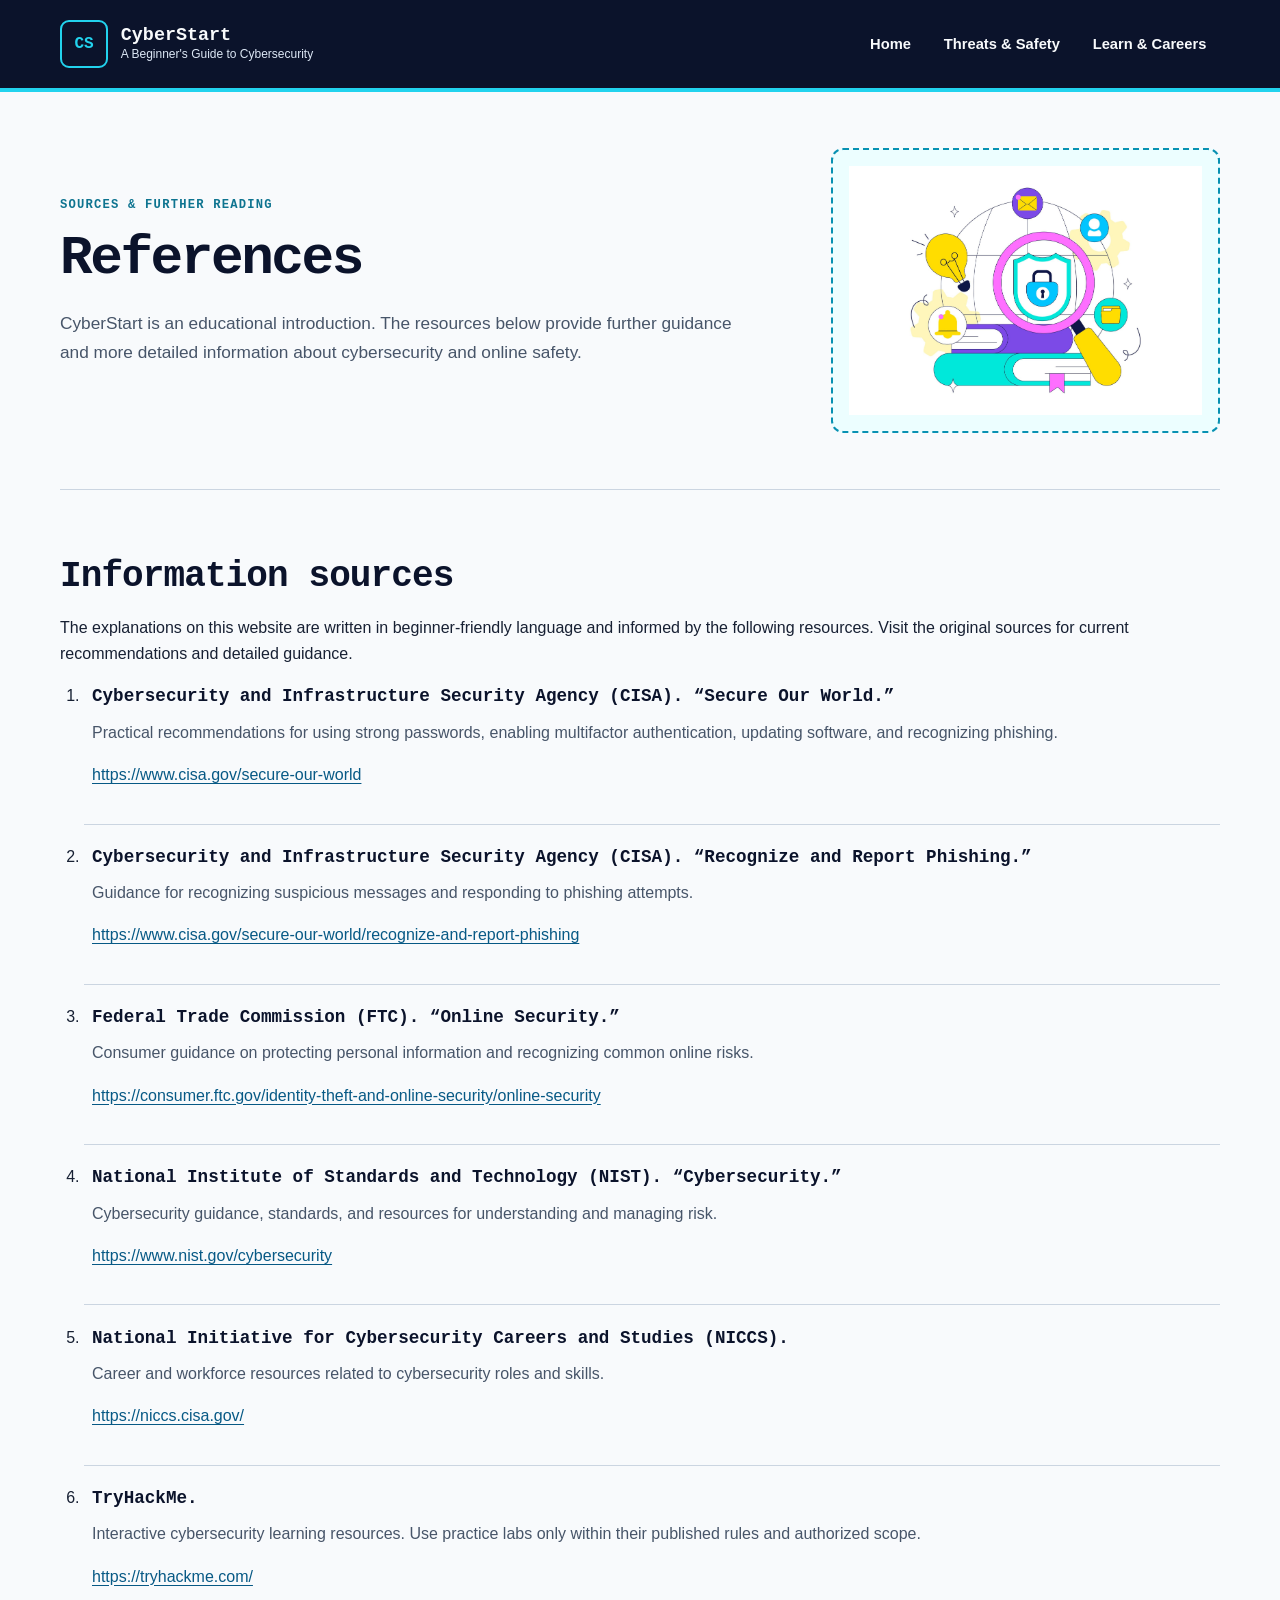
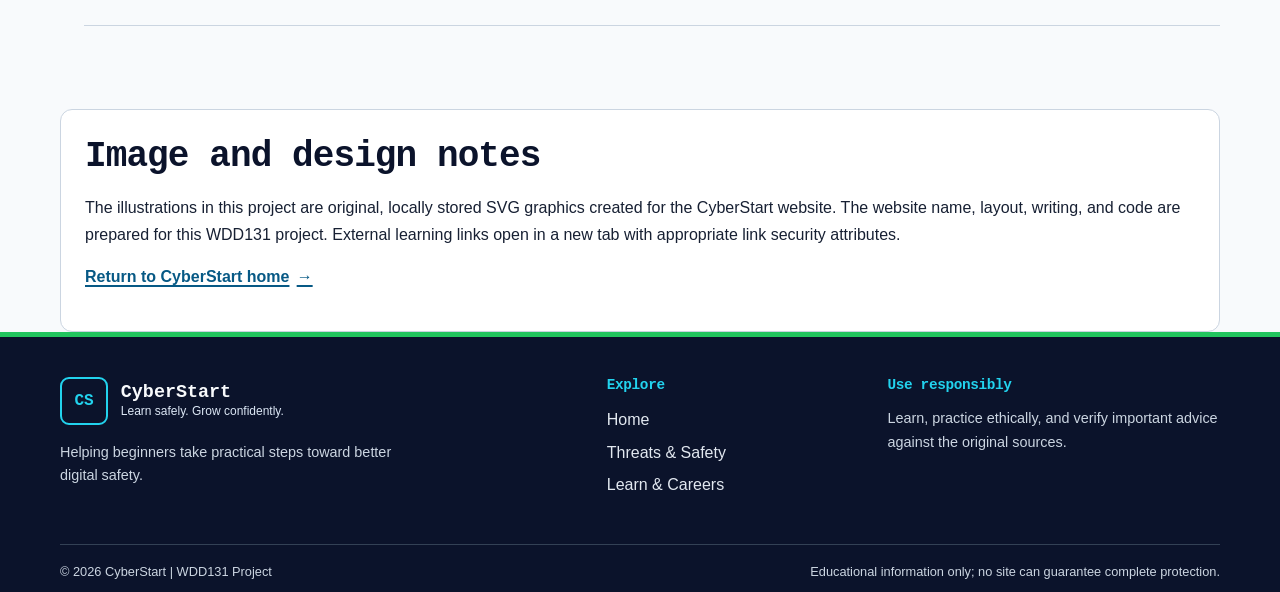
<file: project/references.html>
<!DOCTYPE html>
<html lang="en">
<head>
  <meta charset="UTF-8"><meta name="viewport" content="width=device-width, initial-scale=1.0">
  <meta name="description" content="References and further reading for CyberStart, a beginner's guide to cybersecurity and online safety.">
  <meta name="author" content="Martins Chinedu Amorin"><meta name="theme-color" content="#0B132B">
  <title>References | CyberStart</title>
  <link rel="stylesheet" href="styles/style.css"><script src="scripts/main.js" defer></script>
</head>
<body><a class="skip-link" href="#main-content">Skip to main content</a>
<header class="site-header"><div class="header-inner"><a class="brand" href="index.html" aria-label="CyberStart home"><span class="brand-mark" aria-hidden="true">CS</span><span><strong>CyberStart</strong><small>A Beginner's Guide to Cybersecurity</small></span></a><button class="menu-toggle" type="button" aria-expanded="false" aria-controls="primary-nav">Menu <span aria-hidden="true">☰</span></button><nav class="primary-nav" id="primary-nav" aria-label="Main navigation"><a href="index.html">Home</a><a href="threats.html">Threats &amp; Safety</a><a href="learn.html">Learn &amp; Careers</a></nav></div></header>
<main id="main-content"><section class="page-hero reference-hero"><div><p class="eyebrow">SOURCES &amp; FURTHER READING</p><h1>References</h1><p>CyberStart is an educational introduction. The resources below provide further guidance and more detailed information about cybersecurity and online safety.</p></div>
  
<div class="reference-mark">
  <img
    src="images/cybersecurity-references.png"
    alt="An open book, a shield with a lock, and a magnifying glass representing cybersecurity research."
    width="600"
    height="400"
    loading="lazy"
  >
</div>
</section>
<section class="section"><h2>Information sources</h2><p>The explanations on this website are written in beginner-friendly language and informed by the following resources. Visit the original sources for current recommendations and detailed guidance.</p>
<ol class="reference-list"><li><h3>Cybersecurity and Infrastructure Security Agency (CISA). “Secure Our World.”</h3><p>Practical recommendations for using strong passwords, enabling multifactor authentication, updating software, and recognizing phishing.</p><p><a href="https://www.cisa.gov/secure-our-world" target="_blank" rel="noopener noreferrer">https://www.cisa.gov/secure-our-world</a></p></li><li><h3>Cybersecurity and Infrastructure Security Agency (CISA). “Recognize and Report Phishing.”</h3><p>Guidance for recognizing suspicious messages and responding to phishing attempts.</p><p><a href="https://www.cisa.gov/secure-our-world/recognize-and-report-phishing" target="_blank" rel="noopener noreferrer">https://www.cisa.gov/secure-our-world/recognize-and-report-phishing</a></p></li><li><h3>Federal Trade Commission (FTC). “Online Security.”</h3><p>Consumer guidance on protecting personal information and recognizing common online risks.</p><p><a href="https://consumer.ftc.gov/identity-theft-and-online-security/online-security" target="_blank" rel="noopener noreferrer">https://consumer.ftc.gov/identity-theft-and-online-security/online-security</a></p></li><li><h3>National Institute of Standards and Technology (NIST). “Cybersecurity.”</h3><p>Cybersecurity guidance, standards, and resources for understanding and managing risk.</p><p><a href="https://www.nist.gov/cybersecurity" target="_blank" rel="noopener noreferrer">https://www.nist.gov/cybersecurity</a></p></li><li><h3>National Initiative for Cybersecurity Careers and Studies (NICCS).</h3><p>Career and workforce resources related to cybersecurity roles and skills.</p><p><a href="https://niccs.cisa.gov/" target="_blank" rel="noopener noreferrer">https://niccs.cisa.gov/</a></p></li><li><h3>TryHackMe.</h3><p>Interactive cybersecurity learning resources. Use practice labs only within their published rules and authorized scope.</p><p><a href="https://tryhackme.com/" target="_blank" rel="noopener noreferrer">https://tryhackme.com/</a></p></li></ol>
</section><section class="section note-panel"><h2>Image and design notes</h2><p>The illustrations in this project are original, locally stored SVG graphics created for the CyberStart website. The website name, layout, writing, and code are prepared for this WDD131 project. External learning links open in a new tab with appropriate link security attributes.</p><p><a class="text-link" href="index.html">Return to CyberStart home <span aria-hidden="true">→</span></a></p></section></main>
<footer class="site-footer"><div class="footer-inner"><div><a class="brand footer-brand" href="index.html"><span class="brand-mark" aria-hidden="true">CS</span><span><strong>CyberStart</strong><small>Learn safely. Grow confidently.</small></span></a><p class="footer-tagline">Helping beginners take practical steps toward better digital safety.</p></div><div class="footer-links"><h2>Explore</h2><a href="index.html">Home</a><a href="threats.html">Threats &amp; Safety</a><a href="learn.html">Learn &amp; Careers</a></div><div class="footer-links"><h2>Use responsibly</h2><p>Learn, practice ethically, and verify important advice against the original sources.</p></div></div><div class="footer-bottom"><p>&copy; <span class="current-year"></span> CyberStart | WDD131 Project</p><p>Educational information only; no site can guarantee complete protection.</p></div></footer>
</body></html>
</file>
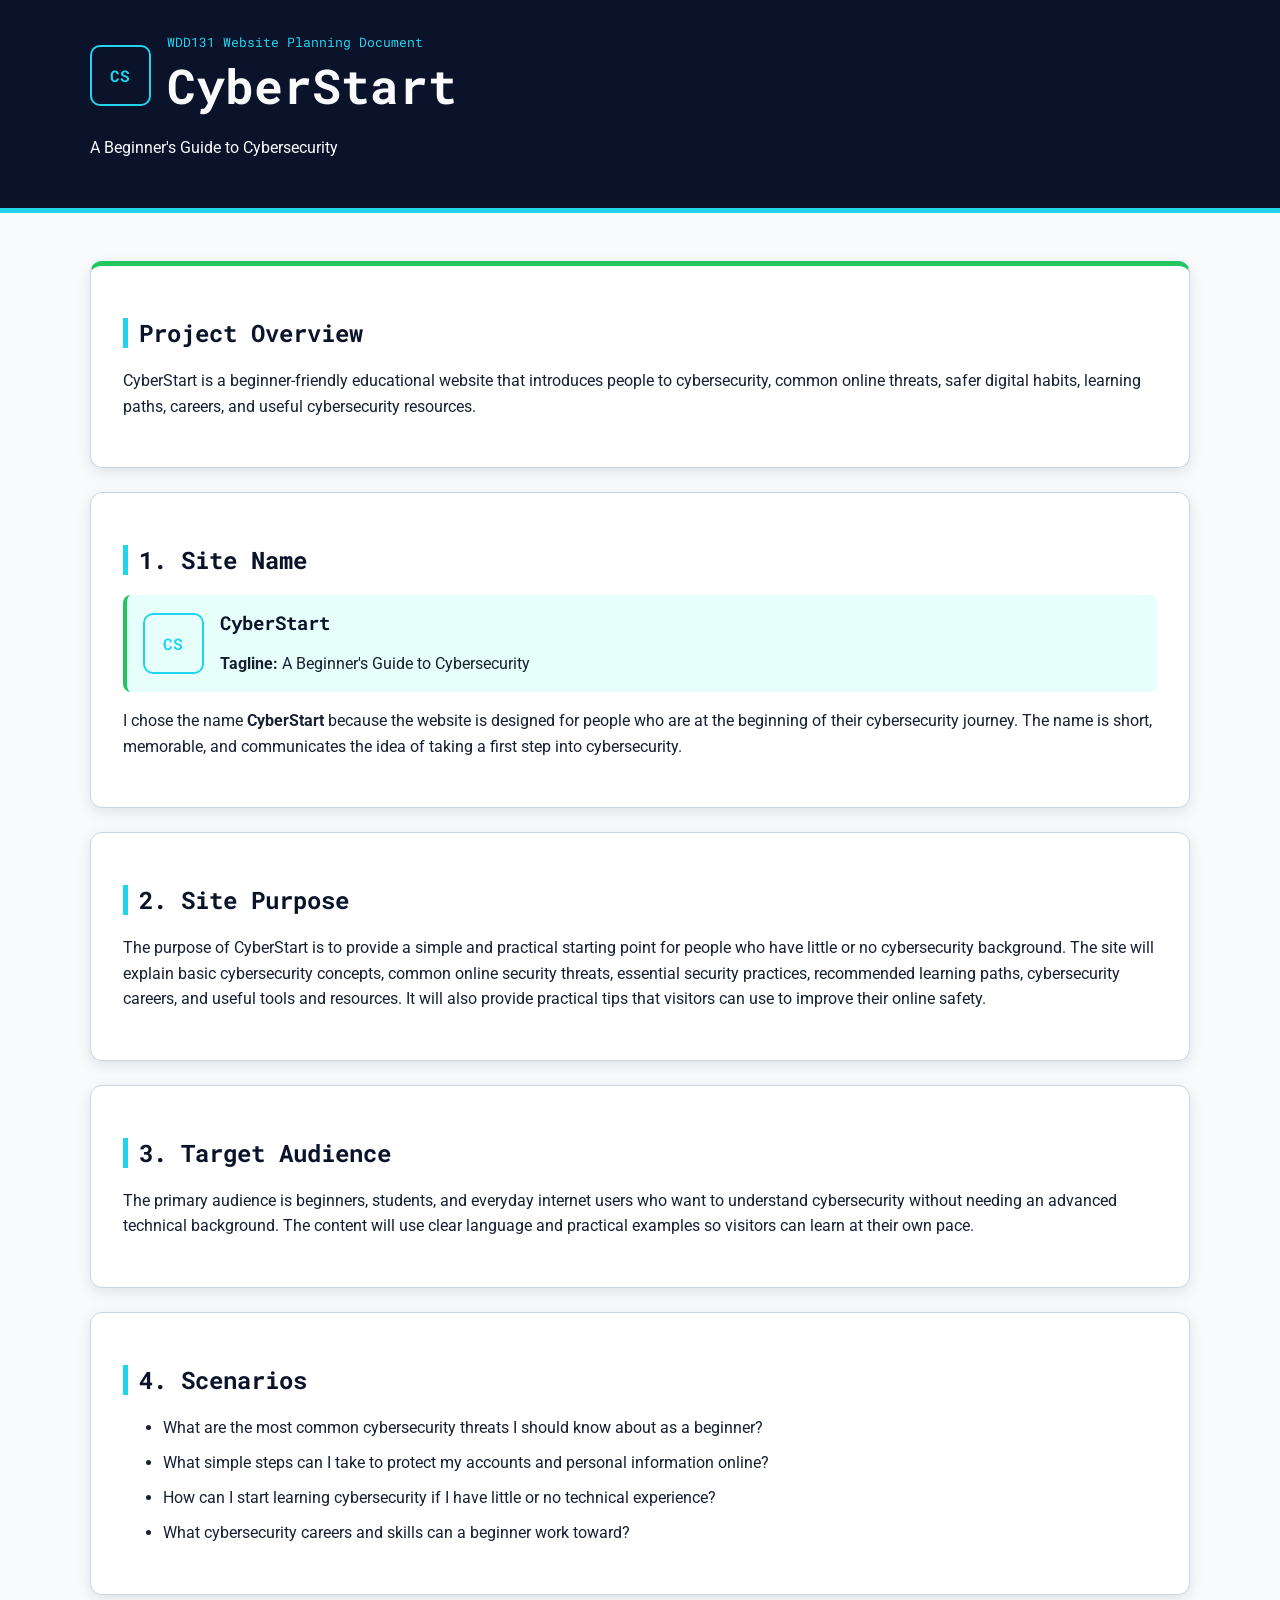
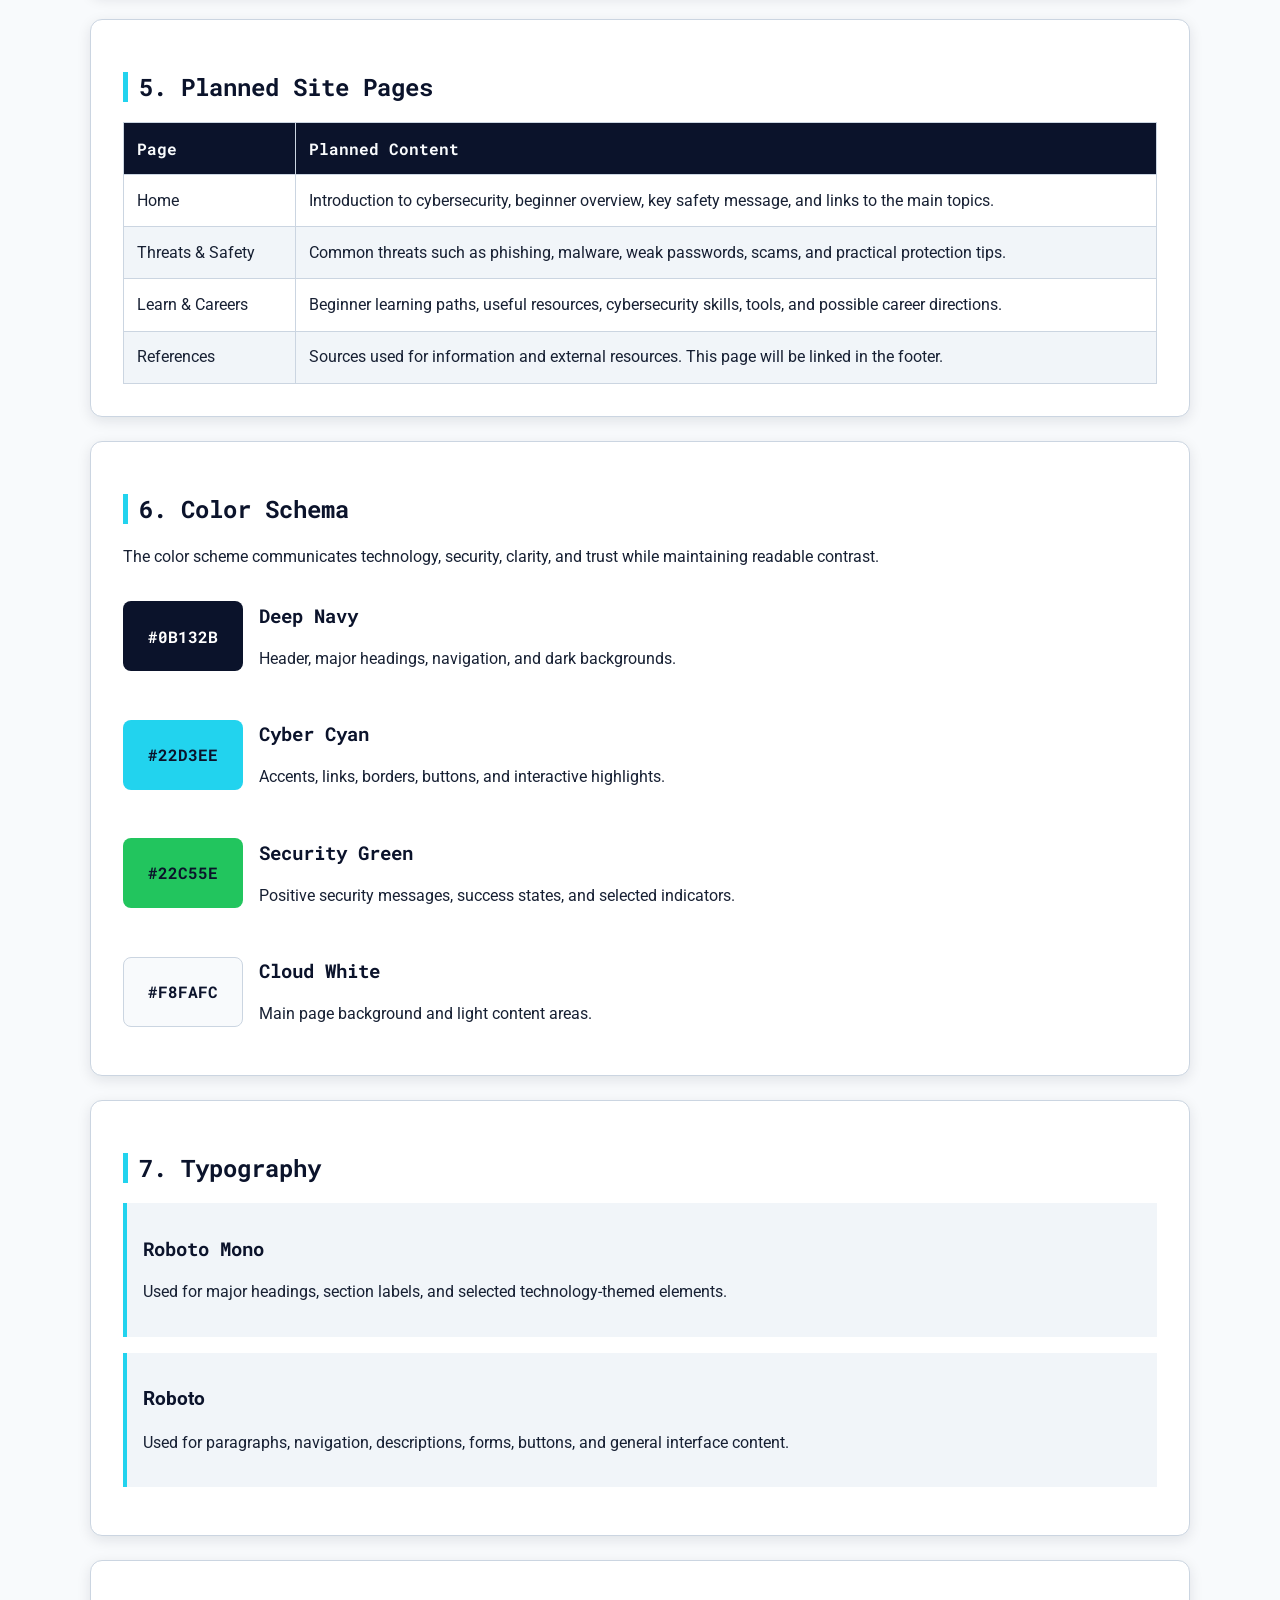
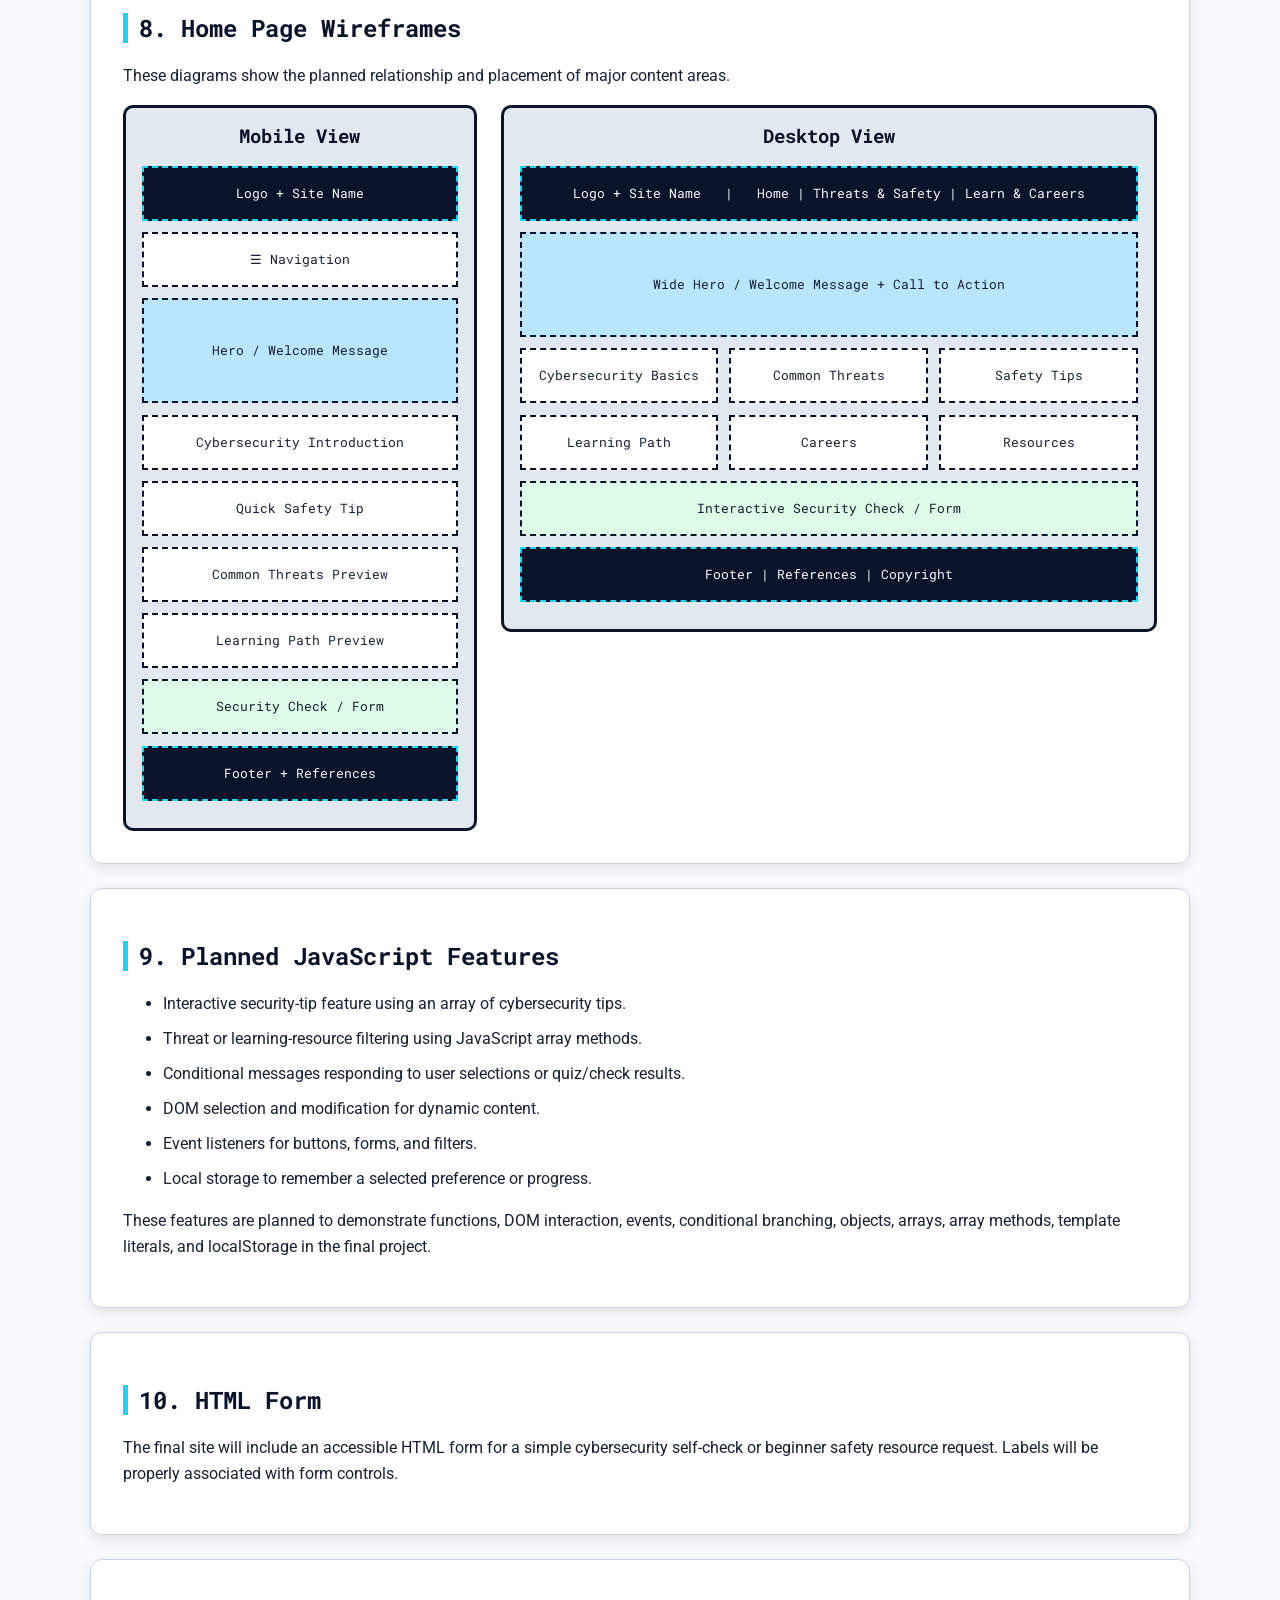
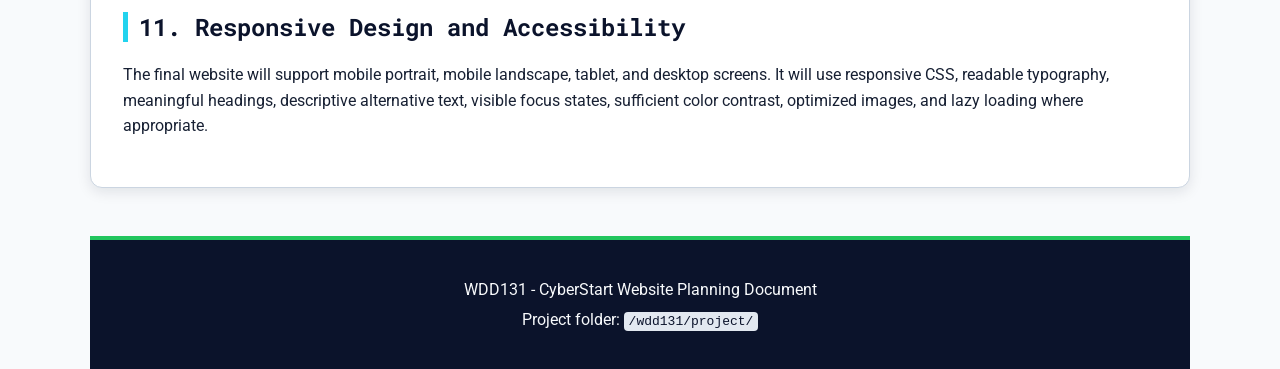
<file: project/siteplan.html>
<!DOCTYPE html>
<html lang="en">
<head>
<meta charset="UTF-8">
<meta name="viewport" content="width=device-width, initial-scale=1.0">
<meta name="description" content="CyberStart is a beginner-friendly website plan for learning cybersecurity, online safety, common threats, careers, and useful resources.">
<meta name="author" content="Martins Chinedu Amorin">
<title>CyberStart | Cybersecurity Website Plan</title>
<link rel="preconnect" href="https://fonts.googleapis.com">
<link rel="preconnect" href="https://fonts.gstatic.com" crossorigin>
<link href="https://fonts.googleapis.com/css2?family=Roboto:wght@400;500;700&family=Roboto+Mono:wght@500;700&display=swap" rel="stylesheet">
<link rel="stylesheet" href="styles/siteplan.css">
</head>
<body>
<header>
  <div class="brand">
    <div class="logo">CS</div>
    <div><p class="eyebrow">WDD131 Website Planning Document</p><h1>CyberStart</h1></div>
  </div>
  <p>A Beginner's Guide to Cybersecurity</p>
</header>

<main>
<section class="card intro">
<h2>Project Overview</h2>
<p>CyberStart is a beginner-friendly educational website that introduces people to cybersecurity, common online threats, safer digital habits, learning paths, careers, and useful cybersecurity resources.</p>
</section>

<section class="card">
<h2>1. Site Name</h2>
<div class="site-name"><div class="logo">CS</div><div><h3>CyberStart</h3><p><strong>Tagline:</strong> A Beginner's Guide to Cybersecurity</p></div></div>
<p>I chose the name <strong>CyberStart</strong> because the website is designed for people who are at the beginning of their cybersecurity journey. The name is short, memorable, and communicates the idea of taking a first step into cybersecurity.</p>
</section>

<section class="card">
<h2>2. Site Purpose</h2>
<p>The purpose of CyberStart is to provide a simple and practical starting point for people who have little or no cybersecurity background. The site will explain basic cybersecurity concepts, common online security threats, essential security practices, recommended learning paths, cybersecurity careers, and useful tools and resources. It will also provide practical tips that visitors can use to improve their online safety.</p>
</section>

<section class="card">
<h2>3. Target Audience</h2>
<p>The primary audience is beginners, students, and everyday internet users who want to understand cybersecurity without needing an advanced technical background. The content will use clear language and practical examples so visitors can learn at their own pace.</p>
</section>

<section class="card">
<h2>4. Scenarios</h2>
<ul>
<li>What are the most common cybersecurity threats I should know about as a beginner?</li>
<li>What simple steps can I take to protect my accounts and personal information online?</li>
<li>How can I start learning cybersecurity if I have little or no technical experience?</li>
<li>What cybersecurity careers and skills can a beginner work toward?</li>
</ul>
</section>

<section class="card">
<h2>5. Planned Site Pages</h2>
<table>
<thead><tr><th>Page</th><th>Planned Content</th></tr></thead>
<tbody>
<tr><td>Home</td><td>Introduction to cybersecurity, beginner overview, key safety message, and links to the main topics.</td></tr>
<tr><td>Threats &amp; Safety</td><td>Common threats such as phishing, malware, weak passwords, scams, and practical protection tips.</td></tr>
<tr><td>Learn &amp; Careers</td><td>Beginner learning paths, useful resources, cybersecurity skills, tools, and possible career directions.</td></tr>
<tr><td>References</td><td>Sources used for information and external resources. This page will be linked in the footer.</td></tr>
</tbody>
</table>
</section>

<section class="card">
<h2>6. Color Schema</h2>
<p>The color scheme communicates technology, security, clarity, and trust while maintaining readable contrast.</p>
<div class="colors">
<div class="sample navy">#0B132B</div><div><h3>Deep Navy</h3><p>Header, major headings, navigation, and dark backgrounds.</p></div>
<div class="sample cyan">#22D3EE</div><div><h3>Cyber Cyan</h3><p>Accents, links, borders, buttons, and interactive highlights.</p></div>
<div class="sample green">#22C55E</div><div><h3>Security Green</h3><p>Positive security messages, success states, and selected indicators.</p></div>
<div class="sample light">#F8FAFC</div><div><h3>Cloud White</h3><p>Main page background and light content areas.</p></div>
</div>
</section>

<section class="card">
<h2>7. Typography</h2>
<div class="type"><h3>Roboto Mono</h3><p>Used for major headings, section labels, and selected technology-themed elements.</p></div>
<div class="type"><h3 class="roboto">Roboto</h3><p class="roboto">Used for paragraphs, navigation, descriptions, forms, buttons, and general interface content.</p></div>
</section>

<section class="card">
<h2>8. Home Page Wireframes</h2>
<p>These diagrams show the planned relationship and placement of major content areas.</p>
<div class="wireframes">
<div class="wireframe mobile">
<h3>Mobile View</h3>
<div class="box dark">Logo + Site Name</div>
<div class="box">☰ Navigation</div>
<div class="box hero">Hero / Welcome Message</div>
<div class="box">Cybersecurity Introduction</div>
<div class="box">Quick Safety Tip</div>
<div class="box">Common Threats Preview</div>
<div class="box">Learning Path Preview</div>
<div class="box form">Security Check / Form</div>
<div class="box dark">Footer + References</div>
</div>
<div class="wireframe desktop">
<h3>Desktop View</h3>
<div class="box dark">Logo + Site Name &nbsp; | &nbsp; Home | Threats &amp; Safety | Learn &amp; Careers</div>
<div class="box hero">Wide Hero / Welcome Message + Call to Action</div>
<div class="columns"><div class="box">Cybersecurity Basics</div><div class="box">Common Threats</div><div class="box">Safety Tips</div></div>
<div class="columns"><div class="box">Learning Path</div><div class="box">Careers</div><div class="box">Resources</div></div>
<div class="box form">Interactive Security Check / Form</div>
<div class="box dark">Footer | References | Copyright</div>
</div>
</div>
</section>

<section class="card">
<h2>9. Planned JavaScript Features</h2>
<ul>
<li>Interactive security-tip feature using an array of cybersecurity tips.</li>
<li>Threat or learning-resource filtering using JavaScript array methods.</li>
<li>Conditional messages responding to user selections or quiz/check results.</li>
<li>DOM selection and modification for dynamic content.</li>
<li>Event listeners for buttons, forms, and filters.</li>
<li>Local storage to remember a selected preference or progress.</li>
</ul>
<p>These features are planned to demonstrate functions, DOM interaction, events, conditional branching, objects, arrays, array methods, template literals, and localStorage in the final project.</p>
</section>

<section class="card">
<h2>10. HTML Form</h2>
<p>The final site will include an accessible HTML form for a simple cybersecurity self-check or beginner safety resource request. Labels will be properly associated with form controls.</p>
</section>

<section class="card">
<h2>11. Responsive Design and Accessibility</h2>
<p>The final website will support mobile portrait, mobile landscape, tablet, and desktop screens. It will use responsive CSS, readable typography, meaningful headings, descriptive alternative text, visible focus states, sufficient color contrast, optimized images, and lazy loading where appropriate.</p>
</section>
</main>

<footer>
<p>WDD131 - CyberStart Website Planning Document</p>
<p>Project folder: <code>/wdd131/project/</code></p>
</footer>
</body>
</html>
</file>
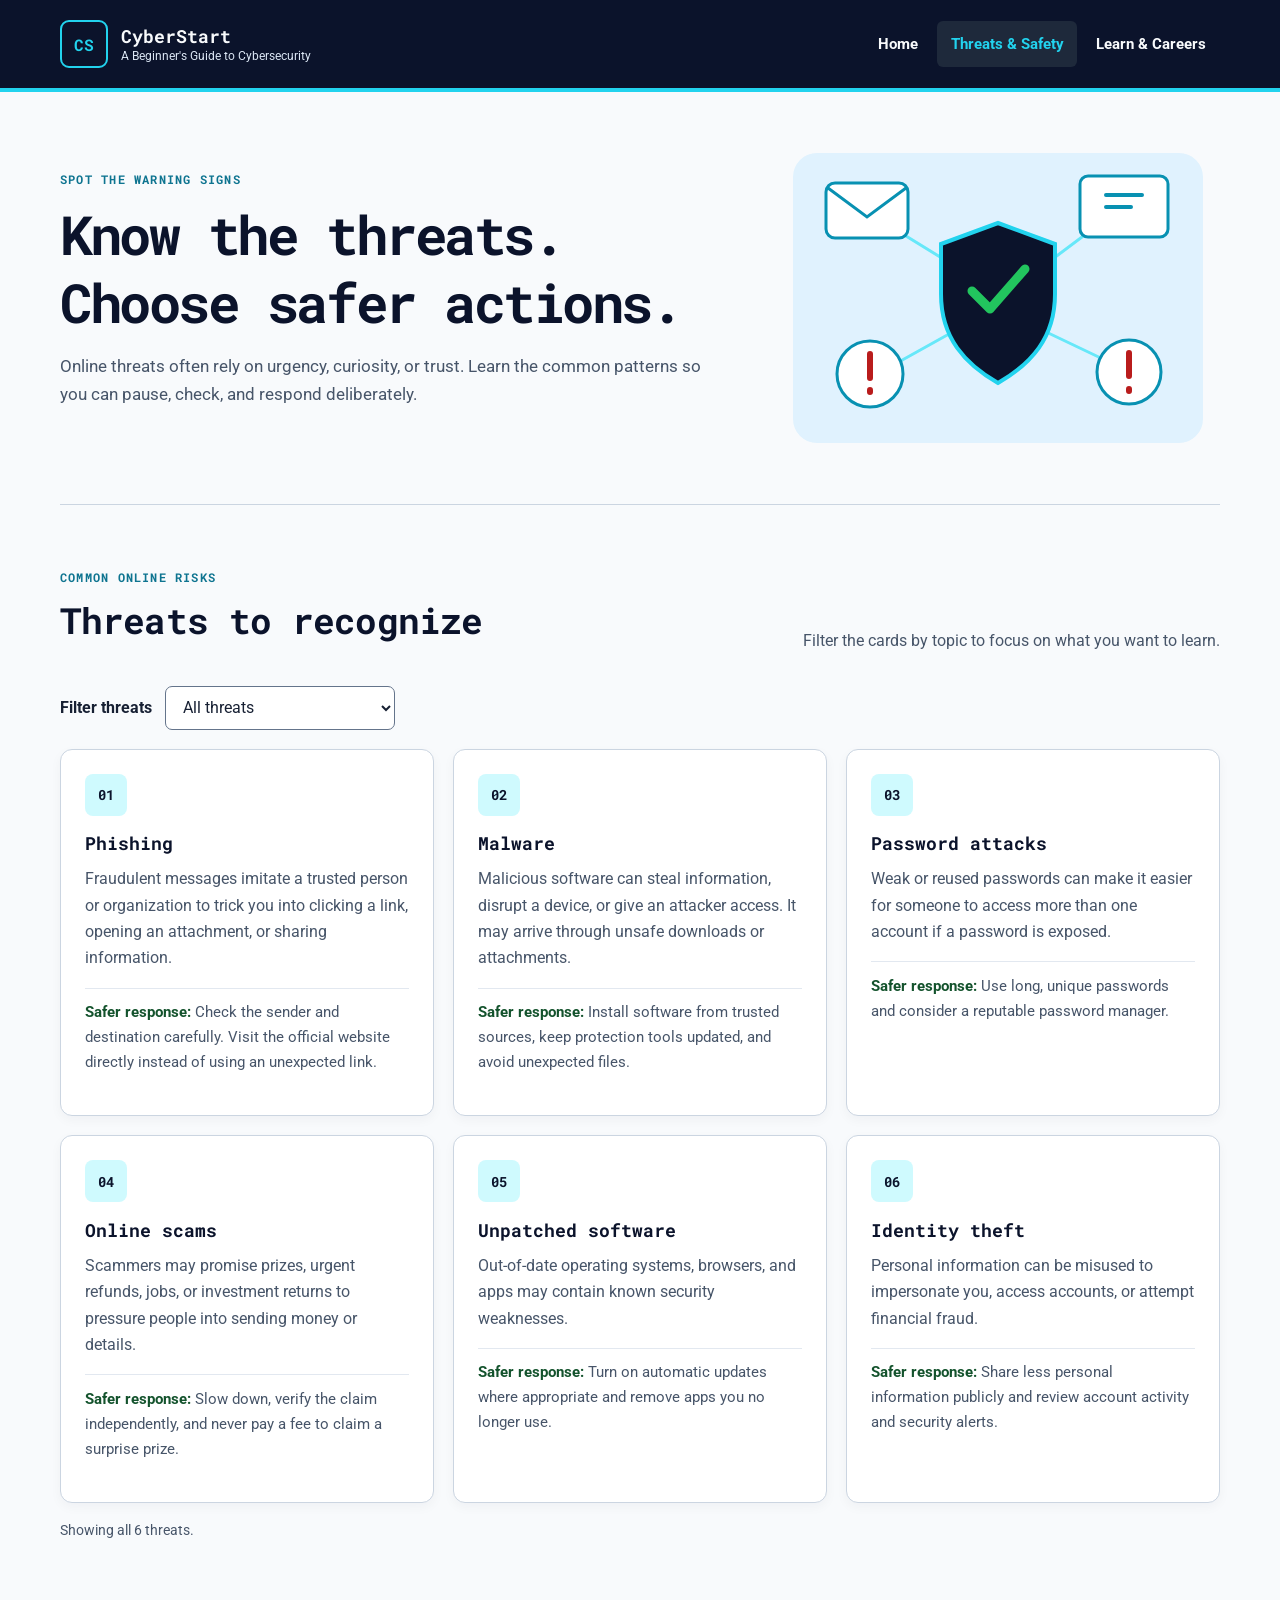
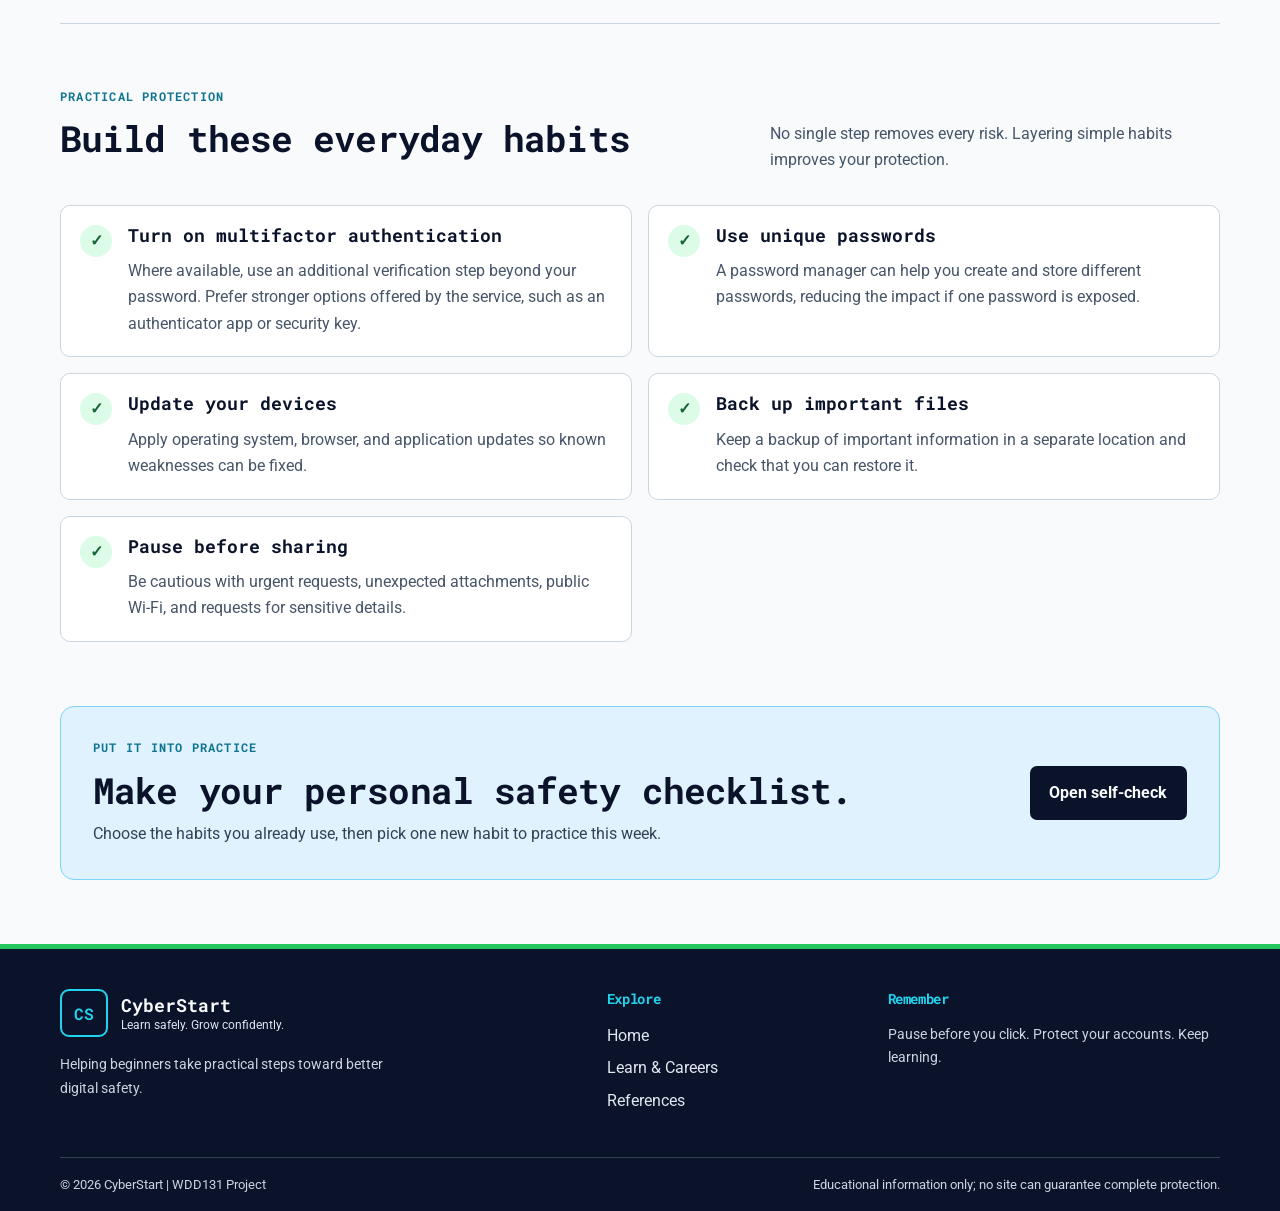
<file: project/threats.html>
<!DOCTYPE html>
<html lang="en">
<head>
  <meta charset="UTF-8"><meta name="viewport" content="width=device-width, initial-scale=1.0">
  <meta name="description" content="Recognize common cybersecurity threats and learn practical steps to protect your accounts, devices, and personal information.">
  <meta name="author" content="Martins Chinedu Amorin"><meta name="theme-color" content="#0B132B">
  <title>Threats &amp; Safety | CyberStart</title>
  <link rel="preconnect" href="https://fonts.googleapis.com"><link rel="preconnect" href="https://fonts.gstatic.com" crossorigin>
  <link href="https://fonts.googleapis.com/css2?family=Roboto:wght@400;500;700&family=Roboto+Mono:wght@500;700&display=swap" rel="stylesheet">
  <link rel="stylesheet" href="styles/style.css"><script src="scripts/main.js" defer></script>
</head>
<body><a class="skip-link" href="#main-content">Skip to main content</a>
<header class="site-header"><div class="header-inner"><a class="brand" href="index.html" aria-label="CyberStart home"><span class="brand-mark" aria-hidden="true">CS</span><span><strong>CyberStart</strong><small>A Beginner's Guide to Cybersecurity</small></span></a><button class="menu-toggle" type="button" aria-expanded="false" aria-controls="primary-nav">Menu <span aria-hidden="true">☰</span></button><nav class="primary-nav" id="primary-nav" aria-label="Main navigation"><a href="index.html">Home</a><a class="active" aria-current="page" href="threats.html">Threats &amp; Safety</a><a href="learn.html">Learn &amp; Careers</a></nav></div></header>
<main id="main-content">
  <section class="page-hero"><div><p class="eyebrow">SPOT THE WARNING SIGNS</p><h1>Know the threats. Choose safer actions.</h1><p>Online threats often rely on urgency, curiosity, or trust. Learn the common patterns so you can pause, check, and respond deliberately.</p></div><img src="images/threat-map.svg" alt="Illustration showing a protected device surrounded by digital threat symbols" width="420" height="300" fetchpriority="high"></section>
  <section class="section" aria-labelledby="threats-heading"><div class="section-heading"><div><p class="eyebrow">COMMON ONLINE RISKS</p><h2 id="threats-heading">Threats to recognize</h2></div><p>Filter the cards by topic to focus on what you want to learn.</p></div>
    <div class="filter-bar"><label for="threat-filter">Filter threats</label><select id="threat-filter"><option value="all">All threats</option><option value="messages">Messages and scams</option><option value="devices">Devices and software</option><option value="accounts">Accounts and identity</option></select></div>
    <div class="card-grid three-col" id="threat-list" aria-live="polite">
      <article class="topic-card"><span class="card-icon" aria-hidden="true">01</span><h3>Phishing</h3><p>Fraudulent messages imitate a trusted person or organization to trick you into clicking a link, opening an attachment, or sharing information.</p><p class="response"><strong>Safer response:</strong> Check the sender and destination carefully. Visit the official website directly instead of using an unexpected link.</p></article>
      <article class="topic-card"><span class="card-icon" aria-hidden="true">02</span><h3>Malware</h3><p>Malicious software can steal information, disrupt a device, or give an attacker access. It may arrive through unsafe downloads or attachments.</p><p class="response"><strong>Safer response:</strong> Install software from trusted sources, keep protection tools updated, and avoid unexpected files.</p></article>
      <article class="topic-card"><span class="card-icon" aria-hidden="true">03</span><h3>Password attacks</h3><p>Weak or reused passwords can make it easier for someone to access more than one account if a password is exposed.</p><p class="response"><strong>Safer response:</strong> Use long, unique passwords and consider a reputable password manager.</p></article>
      <article class="topic-card"><span class="card-icon" aria-hidden="true">04</span><h3>Online scams</h3><p>Scammers may promise prizes, urgent refunds, jobs, or investment returns to pressure people into sending money or details.</p><p class="response"><strong>Safer response:</strong> Slow down, verify the claim independently, and never pay a fee to claim a surprise prize.</p></article>
      <article class="topic-card"><span class="card-icon" aria-hidden="true">05</span><h3>Unpatched software</h3><p>Out-of-date operating systems, browsers, and apps may contain known security weaknesses.</p><p class="response"><strong>Safer response:</strong> Turn on automatic updates where appropriate and remove apps you no longer use.</p></article>
      <article class="topic-card"><span class="card-icon" aria-hidden="true">06</span><h3>Identity theft</h3><p>Personal information can be misused to impersonate you, access accounts, or attempt financial fraud.</p><p class="response"><strong>Safer response:</strong> Share less personal information publicly and review account activity and security alerts.</p></article>
    </div><p id="filter-status" class="filter-status" aria-live="polite">Showing all 6 threats.</p>
  </section>
  <section class="section safety-habits" id="safety-habits" aria-labelledby="habits-heading"><div class="section-heading"><div><p class="eyebrow">PRACTICAL PROTECTION</p><h2 id="habits-heading">Build these everyday habits</h2></div><p>No single step removes every risk. Layering simple habits improves your protection.</p></div>
    <div class="habit-list"><article><span aria-hidden="true">✓</span><div><h3>Turn on multifactor authentication</h3><p>Where available, use an additional verification step beyond your password. Prefer stronger options offered by the service, such as an authenticator app or security key.</p></div></article><article><span aria-hidden="true">✓</span><div><h3>Use unique passwords</h3><p>A password manager can help you create and store different passwords, reducing the impact if one password is exposed.</p></div></article><article><span aria-hidden="true">✓</span><div><h3>Update your devices</h3><p>Apply operating system, browser, and application updates so known weaknesses can be fixed.</p></div></article><article><span aria-hidden="true">✓</span><div><h3>Back up important files</h3><p>Keep a backup of important information in a separate location and check that you can restore it.</p></div></article><article><span aria-hidden="true">✓</span><div><h3>Pause before sharing</h3><p>Be cautious with urgent requests, unexpected attachments, public Wi-Fi, and requests for sensitive details.</p></div></article></div>
  </section>
  <section class="callout"><div><p class="eyebrow">PUT IT INTO PRACTICE</p><h2>Make your personal safety checklist.</h2><p>Choose the habits you already use, then pick one new habit to practice this week.</p></div><a class="button button-primary" href="index.html#safety-check">Open self-check</a></section>
</main>
<footer class="site-footer"><div class="footer-inner"><div><a class="brand footer-brand" href="index.html"><span class="brand-mark" aria-hidden="true">CS</span><span><strong>CyberStart</strong><small>Learn safely. Grow confidently.</small></span></a><p class="footer-tagline">Helping beginners take practical steps toward better digital safety.</p></div><div class="footer-links"><h2>Explore</h2><a href="index.html">Home</a><a href="learn.html">Learn &amp; Careers</a><a href="references.html">References</a></div><div class="footer-links"><h2>Remember</h2><p>Pause before you click. Protect your accounts. Keep learning.</p></div></div><div class="footer-bottom"><p>&copy; <span class="current-year"></span> CyberStart | WDD131 Project</p><p>Educational information only; no site can guarantee complete protection.</p></div></footer>
</body></html>
</file>
<file: styles/base.css>
* {
    margin: 0;
    padding: 0;
    box-sizing: border-box;
}

body {
    font-family: "Roboto", sans-serif;
    background-color: #f4f6f8;
    color: #222;
    line-height: 1.6;
}


header {
    background-color: #12355b;
    color: white;
}


#course-title {
    display: block;
    text-align: center;
    font-family: "Poppins", sans-serif;
    font-size: 1.5rem;
    font-weight: 600;
    padding: 1rem;
}


nav {
    display: flex;
    justify-content: space-around;
    background-color: #1f2933;
}


nav a {
    color: white;
    text-decoration: none;
    padding: 1rem;
    flex: 1;
    text-align: center;
    transition: background-color 0.3s, color 0.3s;
}


nav a:hover {
    background-color: #f4b400;
    color: #111;
}


main {
    max-width: 1100px;
    margin: 0 auto;
    padding: 2rem 1rem;

    display: grid;
    grid-template-columns: 2fr 1fr;
    gap: 1rem;
}


main h1 {
    grid-column: 1 / -1;
    text-align: center;
    font-family: "Poppins", sans-serif;
    font-size: 2rem;
}


.card {
    background-color: white;
    border: 1px solid #ccc;
    border-radius: 8px;
    overflow: hidden;
    box-shadow: 0 2px 5px rgba(0, 0, 0, 0.1);
}


.card h2 {
    background-color: #12355b;
    color: white;
    text-align: center;
    padding: 0.8rem;
    font-family: "Poppins", sans-serif;
}


.card h3 {
    text-align: center;
    margin: 1.5rem 2rem 1rem;
    border-bottom: 1px solid #bbb;
    padding-bottom: 0.4rem;
    font-family: "Poppins", sans-serif;
}


.about-content {
    display: grid;
    grid-template-columns: 1fr 180px;
    gap: 1.5rem;
    padding: 1.5rem;
}


.intro p {
    margin-bottom: 1rem;
}


.profile-image {
    width: 100%;
    max-width: 180px;
    height: auto;
    border-radius: 5px;
}


.country-content {
    display: grid;
    grid-template-columns: 160px 1fr;
    gap: 1.5rem;
    align-items: center;
    padding: 1.5rem;
}


.country-content figure {
    text-align: center;
}


.country-content img {
    width: 140px;
    height: auto;
}


figcaption {
    font-style: italic;
    font-size: 0.85rem;
    margin-top: 0.5rem;
}


.resources-card ul {
    padding: 2rem;
}


.resources-card li {
    margin-bottom: 0.8rem;
}


.resources-card a {
    color: #12355b;
}


.resources-card a:hover {
    color: #d97706;
}


footer {
    background-color: #12355b;
    color: white;
    text-align: center;
    padding: 1rem;
}


footer p {
    margin: 0.3rem;
}


#lastModified {
    color: #f4b400;
    font-size: 0.9rem;
}


@media (max-width: 768px) {

    main {
        grid-template-columns: 1fr;
    }


    nav {
        flex-direction: column;
    }


    .about-content {
        grid-template-columns: 1fr;
        text-align: center;
    }


    .profile-image {
        margin: auto;
    }


    .country-content {
        grid-template-columns: 1fr;
        text-align: center;
    }

}
</file>
<file: project/styles/style.css>
:root {
  --navy: #0B132B;
  --navy-soft: #172554;
  --cyan: #22D3EE;
  --green: #22C55E;
  --white: #F8FAFC;
  --surface: #FFFFFF;
  --text: #172033;
  --muted: #475569;
  --border: #CBD5E1;
  --focus: #F59E0B;
  --shadow: 0 10px 30px rgba(11, 19, 43, 0.09);
}

* {
  box-sizing: border-box;
}

html {
  scroll-behavior: smooth;
}

body {
  margin: 0;
  background: var(--white);
  color: var(--text);
  font-family: "Roboto", Arial, sans-serif;
  font-size: 1rem;
  line-height: 1.65;
}

img {
  display: block;
  max-width: 100%;
  height: auto;
}

a {
  color: #075985;
  text-underline-offset: 0.2em;
}

a:hover {
  color: #0B132B;
}

button,
input,
select {
  font: inherit;
}

button,
a,
input,
select {
  -webkit-tap-highlight-color: transparent;
}

:focus-visible {
  outline: 3px solid var(--focus);
  outline-offset: 3px;
}

h1,
h2,
h3 {
  color: var(--navy);
  font-family: "Roboto Mono", monospace;
  line-height: 1.25;
}

h1 {
  font-size: clamp(2.2rem, 5vw, 4rem);
  letter-spacing: -0.045em;
  margin: 0 0 1rem;
}

h2 {
  font-size: clamp(1.55rem, 3vw, 2.25rem);
  letter-spacing: -0.025em;
  margin: 0 0 1rem;
}

h3 {
  font-size: 1.1rem;
  margin: 0 0 0.7rem;
}

p {
  margin: 0 0 1rem;
}

.skip-link {
  position: absolute;
  top: -5rem;
  left: 1rem;
  z-index: 20;
  padding: 0.7rem 1rem;
  background: var(--cyan);
  color: var(--navy);
  font-weight: 700;
}

.skip-link:focus {
  top: 1rem;
}

/* Header and navigation */

.site-header {
  background: var(--navy);
  color: var(--white);
  border-bottom: 4px solid var(--cyan);
}

.header-inner {
  width: min(1160px, 92%);
  margin: auto;
  min-height: 88px;
  display: flex;
  align-items: center;
  justify-content: space-between;
  gap: 2rem;
}

.brand {
  display: inline-flex;
  align-items: center;
  gap: 0.8rem;
  color: var(--white);
  text-decoration: none;
  min-width: 0;
}

.brand:hover {
  color: var(--cyan);
}

.brand-mark {
  display: grid;
  place-items: center;
  flex: 0 0 3rem;
  width: 3rem;
  height: 3rem;
  border: 2px solid var(--cyan);
  border-radius: 9px;
  color: var(--cyan);
  font: 700 1rem "Roboto Mono", monospace;
}

.brand strong {
  display: block;
  font: 700 1.15rem "Roboto Mono", monospace;
}

.brand small {
  display: block;
  color: #DCE7F5;
  font-size: 0.75rem;
  line-height: 1.4;
}

.primary-nav {
  display: flex;
  align-items: center;
  gap: 0.35rem;
}

.primary-nav a {
  padding: 0.65rem 0.85rem;
  color: var(--white);
  border-radius: 6px;
  text-decoration: none;
  font-weight: 700;
  font-size: 0.92rem;
}

.primary-nav a:hover,
.primary-nav a.active {
  background: #1E293B;
  color: var(--cyan);
}

.menu-toggle {
  display: none;
  border: 1px solid #64748B;
  border-radius: 6px;
  padding: 0.5rem 0.7rem;
  color: var(--white);
  background: transparent;
  cursor: pointer;
}

/* Homepage hero */

.hero {
  display: grid;
  grid-template-columns: 1.05fr 0.95fr;
  align-items: center;
  gap: 3rem;
  width: min(1160px, 92%);
  margin: auto;
  padding: clamp(3rem, 7vw, 6.5rem) 0;
}

.hero-copy > p:not(.eyebrow):not(.hero-note) {
  max-width: 650px;
  color: var(--muted);
  font-size: 1.12rem;
}

.eyebrow {
  color: #0E7490;
  font: 700 0.76rem "Roboto Mono", monospace;
  letter-spacing: 0.1em;
  margin: 0 0 0.8rem;
  text-transform: uppercase;
}

.hero .eyebrow,
.page-hero .eyebrow,
.tip-banner .eyebrow,
.site-footer .eyebrow {
  color: #0E7490;
}

.hero-art {
  padding: 1rem;
  background: #E0F2FE;
  border: 1px solid #BAE6FD;
  border-radius: 28px;
}

.hero-art img {
  width: 100%;
}

.hero-actions {
  display: flex;
  flex-wrap: wrap;
  gap: 0.8rem;
  margin: 1.7rem 0 1.2rem;
}

.button {
  display: inline-flex;
  justify-content: center;
  align-items: center;
  gap: 0.5rem;
  min-height: 46px;
  padding: 0.75rem 1.1rem;
  border: 2px solid transparent;
  border-radius: 7px;
  font-weight: 700;
  text-decoration: none;
  cursor: pointer;
  transition: transform 0.15s ease, background-color 0.15s ease;
}

.button:hover {
  transform: translateY(-1px);
}

.button-primary {
  background: var(--navy);
  color: var(--white);
}

.button-primary:hover {
  background: #1E3A5F;
  color: var(--white);
}

.button-secondary {
  background: transparent;
  border-color: #64748B;
  color: var(--navy);
}

.button-secondary:hover {
  background: #E2E8F0;
}

.button-light {
  background: var(--white);
  color: var(--navy);
}

.button-light:hover {
  background: #E0F2FE;
}

.hero-note {
  display: flex;
  align-items: center;
  gap: 0.5rem;
  color: var(--muted);
  font-size: 0.9rem;
}

.status-dot {
  width: 0.6rem;
  height: 0.6rem;
  border-radius: 50%;
  background: #15803D;
}

/* General sections and cards */

.section {
  width: min(1160px, 92%);
  margin: 0 auto;
  padding: 4rem 0;
}

.intro-grid {
  display: grid;
  grid-template-columns: 0.75fr 1.25fr;
  gap: 3rem;
  border-top: 1px solid var(--border);
}

.intro-grid > div:last-child {
  color: var(--muted);
  font-size: 1.05rem;
}

.section-heading {
  display: flex;
  align-items: end;
  justify-content: space-between;
  gap: 2rem;
  margin-bottom: 1.7rem;
}

.section-heading > p {
  max-width: 450px;
  color: var(--muted);
  margin-bottom: 0.25rem;
}

.card-grid {
  display: grid;
  gap: 1.2rem;
}

.three-col {
  grid-template-columns: repeat(3, minmax(0, 1fr));
}

.topic-card {
  background: var(--surface);
  border: 1px solid var(--border);
  border-radius: 12px;
  padding: 1.5rem;
  box-shadow: 0 4px 12px rgba(11, 19, 43, 0.04);
}

.topic-card p {
  color: var(--muted);
}

.card-icon {
  display: grid;
  place-items: center;
  width: 2.6rem;
  height: 2.6rem;
  margin-bottom: 1.1rem;
  border-radius: 8px;
  background: #CFFAFE;
  color: var(--navy);
  font: 700 0.9rem "Roboto Mono", monospace;
}

.text-link {
  display: inline-flex;
  align-items: center;
  gap: 0.45rem;
  font-weight: 700;
  text-decoration-thickness: 2px;
}

/* Safety tip banner */

.tip-banner {
  width: min(1160px, 92%);
  margin: 0 auto;
  padding: 1.7rem 2rem;
  border-radius: 14px;
  display: flex;
  align-items: center;
  gap: 1.3rem;
  background: var(--navy);
  color: var(--white);
}

.tip-symbol {
  display: grid;
  place-items: center;
  flex: 0 0 3rem;
  width: 3rem;
  height: 3rem;
  border-radius: 50%;
  background: var(--green);
  color: var(--navy);
  font-size: 1.7rem;
  font-weight: 700;
}

.tip-content {
  flex: 1;
}

.tip-content h2 {
  color: var(--white);
  font-size: 1.35rem;
  margin-bottom: 0.4rem;
}

.tip-content p:last-child {
  margin: 0;
  color: #E2E8F0;
}

.tip-banner .eyebrow {
  color: var(--cyan);
  margin-bottom: 0.4rem;
}

/* Interactive safety checklist */

.check-section {
  display: grid;
  grid-template-columns: 0.9fr 1.1fr;
  gap: 3rem;
  align-items: center;
}

.check-copy > p:not(.eyebrow) {
  color: var(--muted);
}

.check-illustration {
  width: min(100%, 330px);
  margin: 1.5rem auto 0 0;
}

.safety-form {
  background: var(--surface);
  border: 1px solid var(--border);
  border-radius: 12px;
  padding: 1.5rem;
  box-shadow: var(--shadow);
}

.safety-form fieldset {
  border: 0;
  padding: 0;
  margin: 0 0 1.2rem;
}

.safety-form legend {
  color: var(--navy);
  font: 700 1.05rem "Roboto Mono", monospace;
  margin-bottom: 0.8rem;
}

.check-option {
  display: flex;
  align-items: flex-start;
  gap: 0.7rem;
  padding: 0.7rem 0;
  border-bottom: 1px solid #E2E8F0;
  cursor: pointer;
}

.check-option:last-child {
  border-bottom: 0;
}

.check-option input {
  width: 1.15rem;
  height: 1.15rem;
  margin-top: 0.25rem;
  flex: 0 0 auto;
  accent-color: #166534;
}

.form-feedback {
  min-height: 3rem;
  margin: 1rem 0 0;
  padding: 0.8rem;
  border-left: 4px solid var(--green);
  background: #F0FDF4;
  color: #14532D;
}

.text-button {
  margin-top: 0.7rem;
  border: 0;
  padding: 0.3rem 0;
  color: #075985;
  background: transparent;
  font-weight: 700;
  text-decoration: underline;
  text-underline-offset: 0.2em;
  cursor: pointer;
}

/* Inner-page hero */

.page-hero {
  width: min(1160px, 92%);
  margin: auto;
  padding: 3.5rem 0;
  display: grid;
  grid-template-columns: 1.2fr 0.8fr;
  align-items: center;
  gap: 3rem;
  border-bottom: 1px solid var(--border);
}

.page-hero h1 {
  max-width: 800px;
  font-size: clamp(2.1rem, 4.5vw, 3.4rem);
}

.page-hero p:not(.eyebrow) {
  max-width: 700px;
  color: var(--muted);
  font-size: 1.08rem;
}

.page-hero img {
  width: 100%;
  max-height: 300px;
  object-fit: contain;
}

/* Threat filters */

.filter-bar {
  display: flex;
  align-items: center;
  flex-wrap: wrap;
  gap: 0.8rem;
  margin-bottom: 1.2rem;
}

.filter-bar label {
  font-weight: 700;
}

.filter-bar select {
  min-width: 230px;
  padding: 0.65rem 0.8rem;
  border: 1px solid #64748B;
  border-radius: 7px;
  background: var(--surface);
  color: var(--text);
}

.response {
  padding-top: 0.7rem;
  border-top: 1px solid #E2E8F0;
  font-size: 0.95rem;
}

.response strong {
  color: #14532D;
}

.filter-status {
  color: var(--muted);
  font-size: 0.9rem;
  margin-top: 1rem;
}

.empty-state {
  grid-column: 1 / -1;
  padding: 2rem;
  background: var(--surface);
  border: 1px solid var(--border);
  border-radius: 10px;
}

/* Safety habits */

.safety-habits {
  border-top: 1px solid var(--border);
}

.habit-list {
  display: grid;
  grid-template-columns: repeat(2, minmax(0, 1fr));
  gap: 1rem;
}

.habit-list article {
  display: flex;
  gap: 1rem;
  padding: 1.2rem;
  background: var(--surface);
  border: 1px solid var(--border);
  border-radius: 10px;
}

.habit-list article > span {
  display: grid;
  place-items: center;
  flex: 0 0 2rem;
  width: 2rem;
  height: 2rem;
  border-radius: 50%;
  background: #DCFCE7;
  color: #166534;
  font-weight: 700;
}

.habit-list p {
  color: var(--muted);
  margin-bottom: 0;
}

/* Callout */

.callout {
  width: min(1160px, 92%);
  margin: 0 auto 4rem;
  padding: 2rem;
  display: flex;
  align-items: center;
  justify-content: space-between;
  gap: 2rem;
  border-radius: 14px;
  background: #E0F2FE;
  border: 1px solid #7DD3FC;
}

.callout h2 {
  margin-bottom: 0.5rem;
}

.callout p:last-child {
  color: #334155;
  margin-bottom: 0;
}

/* Learning path and careers */

.learning-path {
  list-style: none;
  padding: 0;
  margin: 0;
  display: grid;
  gap: 1rem;
}

.learning-path li {
  display: grid;
  grid-template-columns: 3.3rem 1fr;
  gap: 1.2rem;
  padding: 1.5rem;
  background: var(--surface);
  border: 1px solid var(--border);
  border-radius: 12px;
}

.step-number {
  display: grid;
  place-items: center;
  width: 3rem;
  height: 3rem;
  border-radius: 9px;
  background: var(--navy);
  color: var(--cyan);
  font: 700 1rem "Roboto Mono", monospace;
}

.learning-path p {
  color: var(--muted);
}

.skill-tags {
  display: flex;
  flex-wrap: wrap;
  gap: 0.5rem;
  margin: 0;
}

.skill-tags span {
  display: inline-block;
  padding: 0.25rem 0.6rem;
  background: #ECFEFF;
  border: 1px solid #A5F3FC;
  border-radius: 999px;
  color: #164E63;
  font-size: 0.8rem;
  font-weight: 700;
}

.career-label {
  display: inline-block;
  margin-bottom: 1rem;
  color: #0E7490;
  font: 700 0.7rem "Roboto Mono", monospace;
  letter-spacing: 0.08em;
}

.career-card p:last-child {
  margin-bottom: 0;
}

.resource-list {
  border-top: 1px solid var(--border);
}

.resource-list article {
  display: flex;
  justify-content: space-between;
  align-items: center;
  gap: 2rem;
  padding: 1.3rem 0;
  border-bottom: 1px solid var(--border);
}

.resource-list article > div {
  max-width: 760px;
}

.resource-list p {
  color: var(--muted);
  margin: 0;
}

/* References page and cybersecurity research illustration */

.reference-hero {
  grid-template-columns: 1.3fr 0.7fr;
}

.reference-mark {
  display: flex;
  align-items: center;
  justify-content: center;
  min-width: 0;
  padding: 1rem;
  border: 2px dashed #0891B2;
  border-radius: 12px;
  background: #ECFEFF;
}

.reference-mark img {
  display: block;
  width: 100%;
  max-width: 420px;
  height: auto;
  object-fit: contain;
}

.reference-list {
  padding-left: 1.5rem;
}

.reference-list li {
  padding: 0 0 1.2rem 0.5rem;
  margin-bottom: 1.2rem;
  border-bottom: 1px solid var(--border);
}

.reference-list p {
  color: var(--muted);
  overflow-wrap: anywhere;
}

.reference-list a {
  overflow-wrap: anywhere;
}

.note-panel {
  padding: 1.5rem;
  background: var(--surface);
  border: 1px solid var(--border);
  border-radius: 12px;
}

/* Footer */

.site-footer {
  background: var(--navy);
  color: #E2E8F0;
  border-top: 5px solid var(--green);
}

.footer-inner {
  width: min(1160px, 92%);
  margin: auto;
  padding: 2.5rem 0;
  display: grid;
  grid-template-columns: 1.5fr 0.7fr 1fr;
  gap: 3rem;
}

.footer-brand {
  margin-bottom: 1rem;
}

.footer-tagline {
  max-width: 350px;
  color: #CBD5E1;
  font-size: 0.9rem;
}

.footer-links {
  display: flex;
  flex-direction: column;
  align-items: flex-start;
  gap: 0.4rem;
}

.footer-links h2 {
  color: var(--cyan);
  font: 700 0.9rem "Roboto Mono", monospace;
  margin: 0 0 0.5rem;
}

.footer-links a {
  color: #E2E8F0;
  text-decoration: none;
}

.footer-links a:hover {
  color: var(--cyan);
  text-decoration: underline;
}

.footer-links p {
  color: #CBD5E1;
  font-size: 0.9rem;
}

.footer-bottom {
  display: flex;
  justify-content: space-between;
  gap: 1rem;
  width: min(1160px, 92%);
  margin: auto;
  padding: 1rem 0;
  border-top: 1px solid #334155;
  color: #CBD5E1;
  font-size: 0.8rem;
}

.footer-bottom p {
  margin: 0;
}

/* Tablet and smaller screens */

@media (max-width: 800px) {
  .header-inner {
    min-height: 76px;
    gap: 1rem;
    flex-wrap: wrap;
    padding: 0.8rem 0;
  }

  .menu-toggle {
    display: inline-flex;
    align-items: center;
    gap: 0.5rem;
  }

  .primary-nav {
    display: none;
    width: 100%;
    padding: 0.5rem 0 0.3rem;
    flex-direction: column;
    align-items: stretch;
  }

  .primary-nav.is-open {
    display: flex;
  }

  .primary-nav a {
    padding: 0.8rem;
  }

  .hero {
    grid-template-columns: 1fr;
    gap: 2rem;
    padding: 3.2rem 0;
  }

  .hero-art {
    max-width: 620px;
    margin: auto;
  }

  .intro-grid,
  .check-section {
    grid-template-columns: 1fr;
    gap: 1.5rem;
  }

  .three-col {
    grid-template-columns: repeat(2, minmax(0, 1fr));
  }

  .page-hero {
    grid-template-columns: 1fr;
    gap: 1.5rem;
    padding: 3rem 0;
  }

  .page-hero img {
    max-width: 430px;
    margin: auto;
  }

  .section-heading {
    align-items: flex-start;
    flex-direction: column;
    gap: 0.5rem;
  }

  .tip-banner {
    align-items: flex-start;
    flex-wrap: wrap;
  }

  .tip-content {
    flex-basis: calc(100% - 5rem);
  }

  .tip-banner .button {
    margin-left: 4.3rem;
  }

  .footer-inner {
    grid-template-columns: 1fr 1fr;
    gap: 2rem;
  }

  .footer-inner > div:first-child {
    grid-column: 1 / -1;
  }
}

/* Mobile screens */

@media (max-width: 540px) {
  .brand small {
    max-width: 220px;
    font-size: 0.68rem;
  }

  .hero {
    padding: 2.6rem 0;
  }

  .hero-actions {
    flex-direction: column;
    align-items: stretch;
  }

  .button {
    width: 100%;
  }

  .section {
    padding: 3rem 0;
  }

  .three-col,
  .habit-list {
    grid-template-columns: 1fr;
  }

  .topic-card {
    padding: 1.25rem;
  }

  .tip-banner {
    width: 92%;
    padding: 1.3rem;
    gap: 0.8rem;
  }

  .tip-symbol {
    flex-basis: 2.5rem;
    width: 2.5rem;
    height: 2.5rem;
  }

  .tip-content {
    flex-basis: calc(100% - 3.3rem);
  }

  .tip-banner .button {
    margin-left: 0;
  }

  .safety-form {
    padding: 1.1rem;
  }

  .callout {
    flex-direction: column;
    align-items: stretch;
    padding: 1.4rem;
  }

  .learning-path li {
    grid-template-columns: 2.6rem 1fr;
    gap: 0.8rem;
    padding: 1rem;
  }

  .step-number {
    width: 2.5rem;
    height: 2.5rem;
  }

  .resource-list article {
    flex-direction: column;
    align-items: flex-start;
    gap: 0.8rem;
  }

  .resource-list .text-link {
    align-self: flex-start;
  }

  .footer-inner {
    grid-template-columns: 1fr;
    gap: 1.5rem;
  }

  .footer-inner > div:first-child {
    grid-column: auto;
  }

  .footer-bottom {
    flex-direction: column;
  }

  .reference-mark {
    padding: 0.5rem;
  }

  .reference-mark img {
    max-width: 320px;
  }
}

/* Respect reduced-motion preferences */

@media (prefers-reduced-motion: reduce) {
  html {
    scroll-behavior: auto;
  }

  *,
  *::before,
  *::after {
    transition-duration: 0.01ms !important;
    animation-duration: 0.01ms !important;
    animation-iteration-count: 1 !important;
  }
}
</file>
<file: styles/form.css>
/* Universal reset */
* {
    box-sizing: border-box;
    margin: 0;
    padding: 0;
}

/* Color scheme */
:root {
    --primary: #12355b;
    --primary-dark: #1f2933;
    --accent: #f4b400;
    --accent-light: #ffdf70;
    --background: #f4f6f8;
    --surface: #ffffff;
    --text: #222222;
    --muted: #555555;
    --border: #767676;
    --input-border: #595959;
    --panel: #eef3f7;
    --hover: #e5eaf0;
    --error: #a52019;
    --focus: #005fcc;
    --shadow: #0000001f;
}

body {
    font-family: "Roboto", sans-serif;
    background: var(--background);
    color: var(--text);
    line-height: 1.6;
}

.page-wrapper {
    width: min(100% - 2rem, 760px);
    margin: 0 auto;
    padding: 2rem 0;
}

.form-card,
.confirmation-card {
    background: var(--surface);
    color: var(--text);
    border: 1px solid var(--border);
    border-radius: 12px;
    box-shadow: 0 4px 14px var(--shadow);
    overflow: hidden;
}

.form-header,
footer {
    background: var(--primary);
    color: var(--surface);
}

.form-header {
    padding: 2rem;
}

.eyebrow {
    font-size: 0.85rem;
    font-weight: 700;
    letter-spacing: 0.08em;
    text-transform: uppercase;
    margin-bottom: 0.4rem;
}

h1 {
    font-family: "Poppins", sans-serif;
    font-size: clamp(1.8rem, 5vw, 2.5rem);
    line-height: 1.2;
    margin-bottom: 0.75rem;
}

.intro {
    color: var(--surface);
}

form {
    padding: 1.5rem;
    color: var(--text);
}

fieldset {
    border: 1px solid var(--border);
    border-radius: 8px;
    padding: 1rem;
    margin-bottom: 1.5rem;
}

legend {
    font-family: "Poppins", sans-serif;
    font-weight: 700;
    color: var(--primary);
    padding: 0 0.5rem;
}

label {
    display: block;
    font-weight: 600;
    margin: 0.85rem 0 0.35rem;
    color: var(--text);
}

input[type="text"],
input[type="date"],
select,
textarea {
    width: 100%;
    border: 1px solid var(--input-border);
    border-radius: 6px;
    background: var(--surface);
    color: var(--text);
    font: inherit;
    padding: 0.7rem;
}

textarea {
    min-height: 130px;
    resize: vertical;
}

input:focus,
select:focus,
textarea:focus,
a:focus,
button:focus {
    outline: 3px solid var(--focus);
    outline-offset: 2px;
}



.required-note {
    color: var(--text);
    font-size: 0.9rem;
    margin-bottom: 1rem;
}


.required-mark {
    color: var(--error);
    font-weight: 700;
}

/* Required marks on dark backgrounds */
.form-header .required-mark,
footer .required-mark {
    color: var(--accent-light);
}



.optional-text {
    color: var(--muted);
    font-size: 0.85rem;
    font-weight: 400;
}

.rating-group,
.features-group {
    border: 0;
    padding: 0;
    margin: 1.25rem 0;
}

.rating-options,
.checkbox-options {
    display: grid;
    gap: 0.65rem;
    margin-top: 0.6rem;
}

.rating-options label,
.checkbox-options label {
    display: flex;
    align-items: center;
    gap: 0.45rem;
    margin: 0;
    padding: 0.55rem;
    border: 1px solid var(--border);
    border-radius: 6px;
    background: var(--surface);
    color: var(--text);
    cursor: pointer;
}

.rating-options label:hover,
.checkbox-options label:hover {
    background: var(--hover);
}

.rating-options input,
.checkbox-options input {
    width: 1.1rem;
    height: 1.1rem;
    flex: 0 0 auto;
    accent-color: var(--primary);
}

.submit-button {
    display: block;
    width: 100%;
    border: 2px solid var(--primary);
    border-radius: 7px;
    background: var(--primary);
    color: var(--surface);
    font: 700 1rem "Poppins", sans-serif;
    padding: 0.85rem 1rem;
    cursor: pointer;
}

.submit-button:hover {
    background: var(--primary-dark);
    border-color: var(--primary-dark);
    color: var(--surface);
}

.confirmation-card {
    padding: 2rem;
    text-align: center;
}

.confirmation-card .eyebrow {
    color: var(--primary);
}

.confirmation-message {
    color: var(--text);
    font-size: 1.1rem;
    margin-bottom: 1.5rem;
}

.counter-box {
    background: var(--panel);
    color: var(--text);
    border: 1px solid var(--border);
    border-radius: 10px;
    padding: 1.5rem;
    margin-bottom: 1.5rem;
}

.review-count {
    color: var(--primary);
    font: 700 3rem "Poppins", sans-serif;
    line-height: 1.2;
}

.back-link {
    display: inline-block;
    background: var(--primary);
    color: var(--surface);
    text-decoration: none;
    font-weight: 700;
    padding: 0.75rem 1rem;
    border: 2px solid var(--primary);
    border-radius: 6px;
}

.back-link:hover {
    background: var(--primary-dark);
    border-color: var(--primary-dark);
    color: var(--surface);
}

footer {
    text-align: center;
    padding: 1rem;
}

footer p {
    color: var(--surface);
    margin: 0.25rem;
}

#lastModified {
    color: var(--accent-light);
    font-size: 0.9rem;
}

a {
    color: var(--primary);
}

a:hover {
    color: var(--primary-dark);
}

@media (min-width: 600px) {
    .page-wrapper {
        padding: 3rem 0;
    }

    .rating-options {
        grid-template-columns: repeat(5, 1fr);
    }

    .checkbox-options {
        grid-template-columns: repeat(2, 1fr);
    }
}
</file>
<file: styles/place.css>
:root {
    --red: #d7083f;
    --green: #00843d;
    --white: #ffffff;
    --black: #111111;
    --light-gray: #f5f5f5;
    --border: #d6d6d6;
    --shadow: 0 3px 10px rgba(0, 0, 0, 0.25);
}



* {
    box-sizing: border-box;
}

html {
    font-family: Arial, Helvetica, sans-serif;
}

body {
    margin: 0;
    color: var(--black);
    background-color: var(--white);
}

img {
    max-width: 100%;
}



header {
    background-color: var(--red);
    color: var(--white);
    text-align: center;
    border-bottom: 0.4rem solid var(--green);
    padding: 1.8rem 1rem;
}

header h1 {
    margin: 0;
    font-size: 2.5rem;
}



main {
    max-width: 1250px;
    margin: 0 auto;
}



.hero {
    display: block;
    width: 100%;
}

.hero img {
    display: block;
    width: 100%;
    height: auto;
}



.data {
    padding: 2rem 1rem;
    text-align: center;
    background-color: var(--white);
    border-bottom: 1px solid var(--border);
}

.data h2,
.weather h2 {
    margin: 0 0 1.5rem;
    font-size: 2rem;
}

.data-content {
    max-width: 480px;
    margin: 0 auto;
}

.data-content p,
.weather-content p {
    display: flex;
    justify-content: center;
    align-items: baseline;
    gap: 0.75rem;
    margin: 1rem 0;
    line-height: 1.4;
}

.data-content strong,
.weather-content strong {
    min-width: 130px;
    text-align: right;
}

.data-content span,
.weather-content span {
    min-width: 180px;
    text-align: left;
}



.weather {
    padding: 2rem 1rem;
    text-align: center;
    background-color: var(--white);
}

.weather-icon {
    display: block;
    margin: 0 auto 1.5rem;
}

.weather-icon img {
    width: 100px;
    height: 100px;
}

.weather-content {
    max-width: 480px;
    margin: 0 auto;
}



footer {
    background-color: var(--red);
    color: var(--white);
    text-align: center;
    padding: 2rem 1rem;
}

footer p {
    margin: 0.5rem 0;
}



@media screen and (min-width: 700px) {

    header {
        padding: 2rem;
    }

    header h1 {
        font-size: 3.5rem;
    }

    main {
        position: relative;
    }

    .hero img {
        width: 100%;
        height: 600px;
        object-fit: cover;
    }

    

    .data {
        position: absolute;
        top: 40px;
        left: 20px;
        width: 320px;
        padding: 1.5rem;
        background-color: rgba(255, 255, 255, 0.92);
        box-shadow: var(--shadow);
    }

    

    .weather {
        position: absolute;
        top: 310px;
        right: 20px;
        width: 320px;
        padding: 1.5rem;
        background-color: rgba(255, 255, 255, 0.92);
        box-shadow: var(--shadow);
    }

    .data h2,
    .weather h2 {
        margin: -1.5rem -1.5rem 1.5rem;
        padding: 0.8rem 1rem;
        background-color: var(--green);
        color: var(--white);
        text-align: left;
    }

    

    .weather h2::after {
        content: " ⛅";
        margin-left: 0.75rem;
    }

    
    .weather-icon {
        display: none;
    }

    .data-content p,
    .weather-content p {
        margin: 0.7rem 0;
        gap: 0.5rem;
    }

    .data-content strong,
    .weather-content strong {
        min-width: 115px;
    }

    .data-content span,
    .weather-content span {
        min-width: 145px;
    }

    footer {
        padding: 2rem;
        font-size: 1.05rem;
    }
}
</file>
<file: styles/temples.css>
:root {
    --primary-color: #1f3c4d;
    --secondary-color: #d9a441;
    --accent-color: #f4f1ea;
    --text-color: #222;
    --white: #ffffff;
}


* {
    box-sizing: border-box;
}

body {
    margin: 0;
    font-family: Arial, Helvetica, sans-serif;
    color: var(--text-color);
    background-color: var(--accent-color);
}


header {
    background-color: var(--primary-color);
    color: var(--white);
    padding: 1rem;
}

.header-container {
    display: flex;
    flex-direction: column;
    align-items: center;
}

h1 {
    font-size: 1.8rem;
    margin: 0 0 1rem 0;
    text-align: center;
}


#menu-button {
    background: none;
    border: none;
    color: white;
    font-size: 2rem;
    cursor: pointer;
    margin-bottom: 1rem;
}


nav {
    display: none;
    flex-direction: column;
    width: 100%;
    text-align: center;
}

nav.open {
    display: flex;
}

nav a {
    color: white;
    text-decoration: none;
    padding: 0.8rem;
    font-size: 1rem;
}

nav a:hover,
nav a:focus {
    background-color: var(--secondary-color);
    color: #000;
    border-radius: 5px;
}


main {
    max-width: 1200px;
    margin: 0 auto;
    padding: 1rem;
}

h2 {
    text-align: center;
    color: var(--primary-color);
    margin-bottom: 2rem;
}


.temple-grid {
    display: grid;
    grid-template-columns: 1fr;
    gap: 1.5rem;
}

figure {
    margin: 0;
    background-color: white;
    border-radius: 8px;
    overflow: hidden;
    box-shadow: 0 2px 8px rgba(0, 0, 0, 0.15);
}

figure img {
    width: 100%;
    height: auto;
    display: block;
}

figcaption {
    text-align: center;
    padding: 1rem;
    font-weight: bold;
    color: var(--primary-color);
}


footer {
    background-color: var(--primary-color);
    color: white;
    text-align: center;
    padding: 1.5rem;
    margin-top: 2rem;
}

footer p {
    margin: 0.5rem;
}
</file>
<file: styles/temples-large.css>
@media screen and (min-width: 768px) {

    header {
        padding: 1.5rem 2rem;
    }

    .header-container {
        max-width: 1200px;
        margin: 0 auto;
        flex-direction: row;
        justify-content: space-between;
        align-items: center;
    }

    h1 {
        margin: 0;
        font-size: 2rem;
    }

   
    #menu-button {
        display: none;
    }

   
    nav {
        display: flex;
        flex-direction: row;
        justify-content: flex-end;
        width: auto;
        gap: 0.5rem;
    }

    nav a {
        padding: 0.7rem 1rem;
    }

    /* Main grid */

    main {
        padding: 2rem;
    }

    .temple-grid {
        grid-template-columns: repeat(3, 1fr);
        gap: 2rem;
    }

    h2 {
        font-size: 2rem;
    }

}
</file>
<file: project/styles/siteplan.css>
:root {
  --navy: #0B132B;
  --cyan: #22D3EE;
  --green: #22C55E;
  --white: #F8FAFC;
  --surface: #FFFFFF;
  --text: #172033;
  --border: #CBD5E1;
}

* { box-sizing: border-box; }

body {
  margin: 0;
  background: var(--white);
  color: var(--text);
  font-family: "Roboto", Arial, sans-serif;
  line-height: 1.6;
}

header {
  background: var(--navy);
  color: var(--white);
  padding: 2rem 5%;
  border-bottom: 5px solid var(--cyan);
}

.brand {
  max-width: 1100px;
  margin: auto;
  display: flex;
  align-items: center;
  gap: 1rem;
}

.logo {
  width: 3.8rem;
  height: 3.8rem;
  display: grid;
  place-items: center;
  border: 2px solid var(--cyan);
  border-radius: 10px;
  color: var(--cyan);
  font-family: "Roboto Mono", monospace;
  font-weight: 700;
}

.eyebrow {
  margin: 0;
  color: var(--cyan);
  font-family: "Roboto Mono", monospace;
  font-size: .8rem;
}

h1, h2, h3 { font-family: "Roboto Mono", monospace; line-height: 1.25; }
h1 { margin: .2rem 0; font-size: clamp(2rem, 6vw, 3rem); }
h2 { color: var(--navy); border-left: 5px solid var(--cyan); padding-left: .7rem; }
h3 { color: var(--navy); }

header > p, main, footer { max-width: 1100px; margin-left: auto; margin-right: auto; }
header > p { margin-top: 1rem; }

main { width: 92%; margin-top: 2rem; margin-bottom: 2rem; }

.card {
  background: var(--surface);
  margin-bottom: 1.5rem;
  padding: 1.5rem;
  border: 1px solid var(--border);
  border-radius: 12px;
  box-shadow: 0 4px 14px rgba(11,19,43,.10);
}

.intro { border-top: 5px solid var(--green); }

.site-name {
  display: flex;
  align-items: center;
  gap: 1rem;
  padding: 1rem;
  background: #E6FFFA;
  border-left: 4px solid var(--green);
  border-radius: 8px;
}

.site-name h3 { margin: 0; }
.site-name p { margin-bottom: 0; }

li { margin-bottom: .6rem; }

table { width: 100%; border-collapse: collapse; }
th, td { padding: .8rem; border: 1px solid var(--border); text-align: left; vertical-align: top; }
th { background: var(--navy); color: var(--white); font-family: "Roboto Mono", monospace; }
tr:nth-child(even) { background: #F1F5F9; }

.colors {
  display: grid;
  grid-template-columns: 120px 1fr;
  gap: 1rem;
  align-items: center;
}

.sample {
  min-height: 70px;
  display: grid;
  place-items: center;
  border-radius: 8px;
  font-family: "Roboto Mono", monospace;
  font-weight: 700;
}

.navy { background: #0B132B; color: #FFFFFF; }
.cyan { background: #22D3EE; color: #0B132B; }
.green { background: #22C55E; color: #0B132B; }
.light { background: #F8FAFC; color: #0B132B; border: 1px solid var(--border); }

.type {
  padding: 1rem;
  margin: 1rem 0;
  background: #F1F5F9;
  border-left: 4px solid var(--cyan);
}
.roboto { font-family: "Roboto", Arial, sans-serif; }

.wireframes {
  display: grid;
  grid-template-columns: 1fr;
  gap: 1.5rem;
}

.wireframe {
  background: #E2E8F0;
  border: 3px solid var(--navy);
  border-radius: 10px;
  padding: 1rem;
}

.wireframe h3 { text-align: center; margin-top: 0; }

.box {
  min-height: 55px;
  margin-bottom: .7rem;
  padding: .7rem;
  display: grid;
  place-items: center;
  text-align: center;
  background: var(--surface);
  border: 2px dashed var(--navy);
  font-family: "Roboto Mono", monospace;
  font-size: .82rem;
}

.box.dark { background: var(--navy); color: var(--white); border-color: var(--cyan); }
.box.hero { min-height: 105px; background: #BAE6FD; }
.box.form { background: #DCFCE7; }

.columns {
  display: grid;
  grid-template-columns: 1fr;
  gap: .7rem;
}

footer {
  padding: 2rem 5%;
  background: var(--navy);
  color: var(--white);
  text-align: center;
  border-top: 4px solid var(--green);
}

footer p { margin: .3rem; }

code {
  color: var(--navy);
  background: #E2E8F0;
  padding: .15rem .3rem;
  border-radius: 4px;
}

@media (min-width: 700px) {
  main { margin-top: 3rem; margin-bottom: 3rem; }
  .card { padding: 2rem; }
  .wireframes { grid-template-columns: .7fr 1.3fr; align-items: start; }
  .columns { grid-template-columns: repeat(3, 1fr); }
}
</file>
